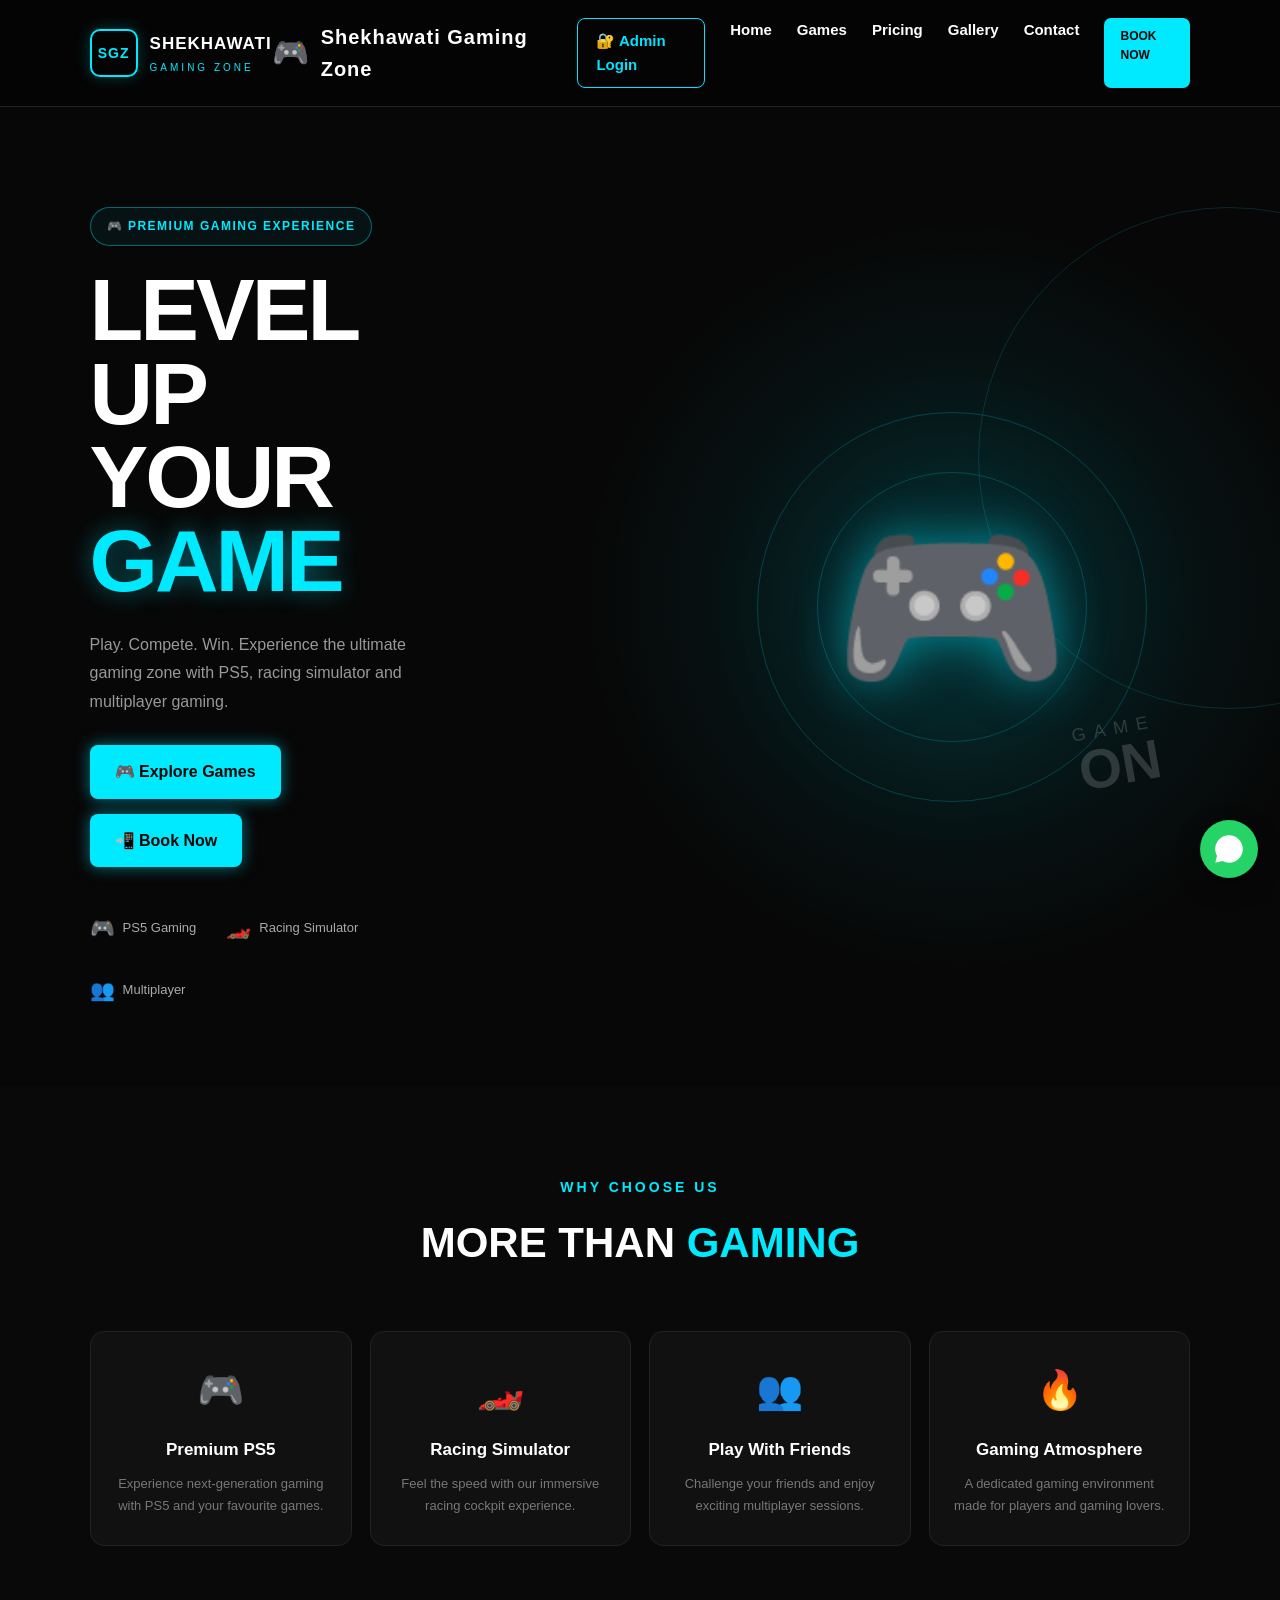
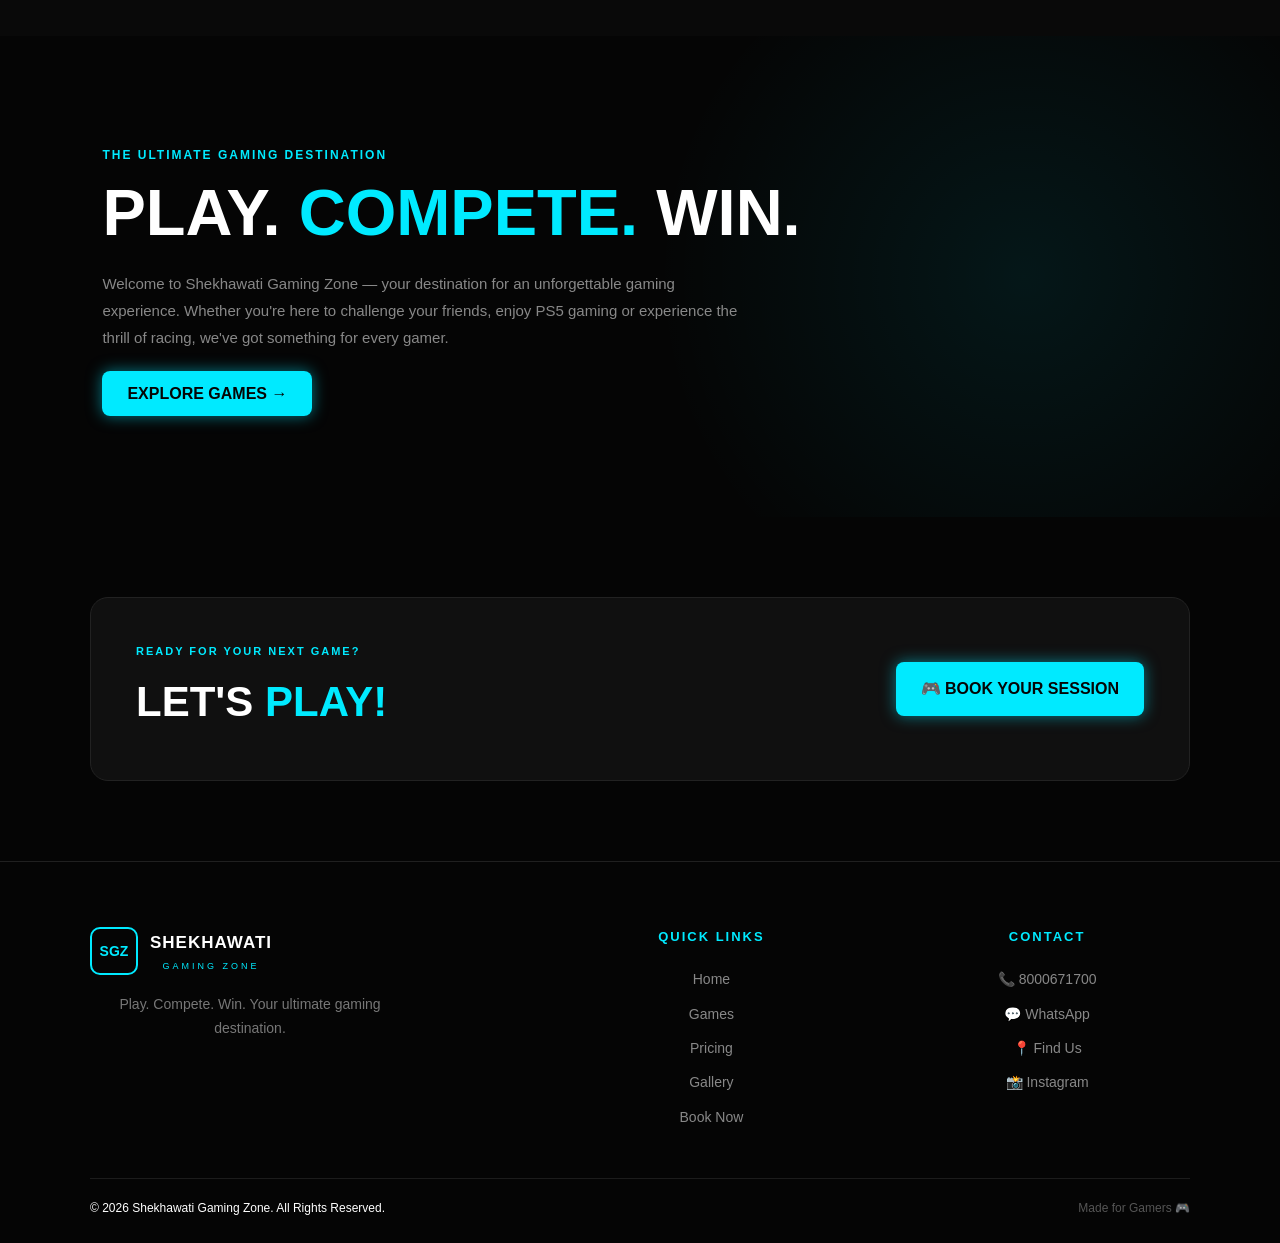
<file: index.html>
<!DOCTYPE html>
<html lang="en">

<head>
    <meta charset="UTF-8">
    <meta name="viewport" content="width=device-width, initial-scale=1.0">

    <meta name="google-site-verification" content="kCr7e0ONl4cjfM_DJZGQ7A-3Q1G6oMD0mopnDA6vKmg">
    <meta charset="UTF-8">
    <meta name="viewport" content="width=device-width, initial-scale=1.0">

   
    <title>Shekhawati Gaming Zone | PS5 Gaming & Racing Simulator</title>

<meta name="description"
      content="Shekhawati Gaming Zone — Enjoy PS5 gaming, racing simulator, multiplayer gaming and more. Book your gaming session today.">

    <link rel="stylesheet" href="style.css">

    <link rel="icon" href="favicon.svg" type="image/svg+xml">

    <meta property="og:title" content="Shekhawati Gaming Zone | PS5 Gaming & Racing">
<meta property="og:description" content="PS5 Gaming • Racing Simulator • Multiplayer Gaming • Book Your Session">
<meta property="og:image" content="social-preview.png">
<meta property="og:type" content="website">
</head>

<body>

    <!-- ================= HEADER ================= -->

    <header>

<div class="logo">

    <div class="logo-mark">
        SGZ
    </div>

    <div class="logo-text">
        <strong>SHEKHAWATI</strong>
        <span>GAMING ZONE</span>
    </div>

</div>
    <div class="logo">
            <span>🎮</span>
            <h1>Shekhawati Gaming Zone</h1>
        </div>

<button class="menu-toggle" aria-label="Open Menu">
    ☰
</button>

        <nav>
            <a href="/admin/login" class="admin-login-btn">
    🔐 Admin Login
</a>
           <a href="index.html">Home</a>
<a href="games.html">Games</a>
<a href="pricing.html">Pricing</a>
<a href="gallery.html">Gallery</a>
<a href="contact.html">Contact</a>

           <a href="contact.html" class="header-book-btn">
    BOOK NOW
</a>

        </nav>

    </header>


    <!-- ================= HERO ================= -->

<section id="home" class="hero">

    <div class="hero-content">

        <div class="hero-badge">
            🎮 PREMIUM GAMING EXPERIENCE
        </div>

        <h1>
            LEVEL UP<br>
            YOUR <span>GAME</span>
        </h1>

        <p>
            Play. Compete. Win.
            Experience the ultimate gaming zone
            with PS5, racing simulator and multiplayer gaming.
        </p>

        <div class="hero-buttons">

           <a href="games.html" class="hero-btn primary-btn">
                🎮 Explore Games
            </a>

           <a href="contact.html" class="hero-btn primary-btn">
                📲 Book Now
            </a>

        </div>

        <div class="hero-features">

            <div>
                <strong>🎮</strong>
                <span>PS5 Gaming</span>
            </div>

            <div>
                <strong>🏎️</strong>
                <span>Racing Simulator</span>
            </div>

            <div>
                <strong>👥</strong>
                <span>Multiplayer</span>
            </div>

        </div>

    </div>


    <div class="hero-visual">

        <div class="hero-glow"></div>

        <div class="hero-controller">
            🎮
        </div>

        <div class="hero-circle circle-one"></div>
        <div class="hero-circle circle-two"></div>

        <div class="hero-text">
            <span>GAME</span>
            <strong>ON</strong>
        </div>

    </div>

</section>

<!-- ================= WHY CHOOSE US ================= -->

<section class="why-us">

    <div class="section-title">

        <p>WHY CHOOSE US</p>

        <h2>
            MORE THAN <span>GAMING</span>
        </h2>

    </div>


    <div class="features-grid">

        <div class="feature-card">

            <div class="feature-icon">🎮</div>

            <h3>Premium PS5</h3>

            <p>
                Experience next-generation gaming with
                PS5 and your favourite games.
            </p>

        </div>


        <div class="feature-card">

            <div class="feature-icon">🏎️</div>

            <h3>Racing Simulator</h3>

            <p>
                Feel the speed with our immersive
                racing cockpit experience.
            </p>

        </div>


        <div class="feature-card">

            <div class="feature-icon">👥</div>

            <h3>Play With Friends</h3>

            <p>
                Challenge your friends and enjoy
                exciting multiplayer sessions.
            </p>

        </div>


        <div class="feature-card">

            <div class="feature-icon">🔥</div>

            <h3>Gaming Atmosphere</h3>

            <p>
                A dedicated gaming environment made
                for players and gaming lovers.
            </p>

        </div>

    </div>

</section>


<!-- ================= GAMING EXPERIENCE ================= -->

<section class="experience-section">

    <div class="experience-content">

        <p class="experience-label">
            THE ULTIMATE GAMING DESTINATION
        </p>

        <h2>
            PLAY. <span>COMPETE.</span> WIN.
        </h2>

        <p>
            Welcome to Shekhawati Gaming Zone — your destination
            for an unforgettable gaming experience. Whether you're
            here to challenge your friends, enjoy PS5 gaming or
            experience the thrill of racing, we've got something
            for every gamer.
        </p>

        <a href="games.html" class="hero-btn primary-btn">
            EXPLORE GAMES →
        </a>

    </div>

</section>


<!-- ================= BOOKING CTA ================= -->

<section class="home-cta">

    <div>

        <p>
            READY FOR YOUR NEXT GAME?
        </p>

        <h2>
            LET'S <span>PLAY!</span>
        </h2>

    </div>

    <a href="contact.html" class="hero-btn primary-btn">
        🎮 BOOK YOUR SESSION
    </a>

</section>

    <!-- ================= FOOTER ================= -->

   <footer class="site-footer">

    <div class="footer-container">

        <div class="footer-brand">

            <div class="footer-logo">
                <div class="footer-logo-mark">SGZ</div>

                <div>
                    <strong>SHEKHAWATI</strong>
                    <span>GAMING ZONE</span>
                </div>
            </div>

            <p>
                Play. Compete. Win.
                Your ultimate gaming destination.
            </p>

        </div>


        <div class="footer-links">

            <h3>QUICK LINKS</h3>

            <a href="#home">Home</a>
            <a href="#games">Games</a>
            <a href="#pricing">Pricing</a>
            <a href="#gallery">Gallery</a>
            <a href="#contact">Book Now</a>

        </div>


        <div class="footer-contact">

            <h3>CONTACT</h3>

            <a href="tel:+918000671700">
                📞 8000671700
            </a>

            <a
                href="https://wa.me/918000671700"
                target="_blank">
                💬 WhatsApp
            </a>

            <a
                href="https://maps.app.goo.gl/J3hjszuVJHAFsxMR6?g_st=ac"
                target="_blank">
                📍 Find Us
            </a>

            <a
                href="https://www.instagram.com/shekhawati__gamingps5_/"
                target="_blank">
                📸 Instagram
            </a>

        </div>

    </div>


    <div class="footer-bottom">

        <p>
            © 2026 Shekhawati Gaming Zone.
            All Rights Reserved.
        </p>

        <p>
            Made for Gamers 🎮
        </p>

    </div>

</footer>

<!-- Floating WhatsApp Button -->

<a
    href="https://wa.me/918000671700"
    class="whatsapp-float"
    target="_blank"
    rel="noopener"
    aria-label="Chat on WhatsApp">

    <svg
        viewBox="0 0 32 32"
        aria-hidden="true">

        <path
            d="M16 3C8.82 3 3 8.82 3 16c0 2.29.6 4.44 1.73 6.33L3.1 29l6.84-1.59A12.93 12.93 0 0 0 16 29c7.18 0 13-5.82 13-13S23.18 3 16 3z"
            fill="currentColor"/>

        <path
            d="M21.5 18.5c-.3-.15-1.76-.87-2.03-.97-.27-.1-.47-.15-.67.15-.2.3-.77.97-.95 1.17-.17.2-.35.22-.65.07-.3-.15-1.27-.47-2.42-1.5-.9-.8-1.5-1.78-1.67-2.08-.17-.3-.02-.46.13-.61.14-.14.3-.35.45-.52.15-.17.2-.3.3-.5.1-.2.05-.37-.02-.52-.07-.15-.67-1.61-.92-2.2-.24-.58-.49-.5-.67-.51h-.57c-.2 0-.52.07-.8.37-.27.3-1.04 1.02-1.04 2.49s1.07 2.89 1.22 3.09c.15.2 2.1 3.2 5.09 4.49.71.31 1.27.5 1.7.64.72.23 1.37.2 1.88.12.58-.09 1.76-.72 2.01-1.42.25-.7.25-1.3.17-1.42-.07-.12-.27-.2-.57-.35z"
            fill="#fff"/>

    </svg>

</a>

<script src="script.js"></script>

</body>

</html>
</file>
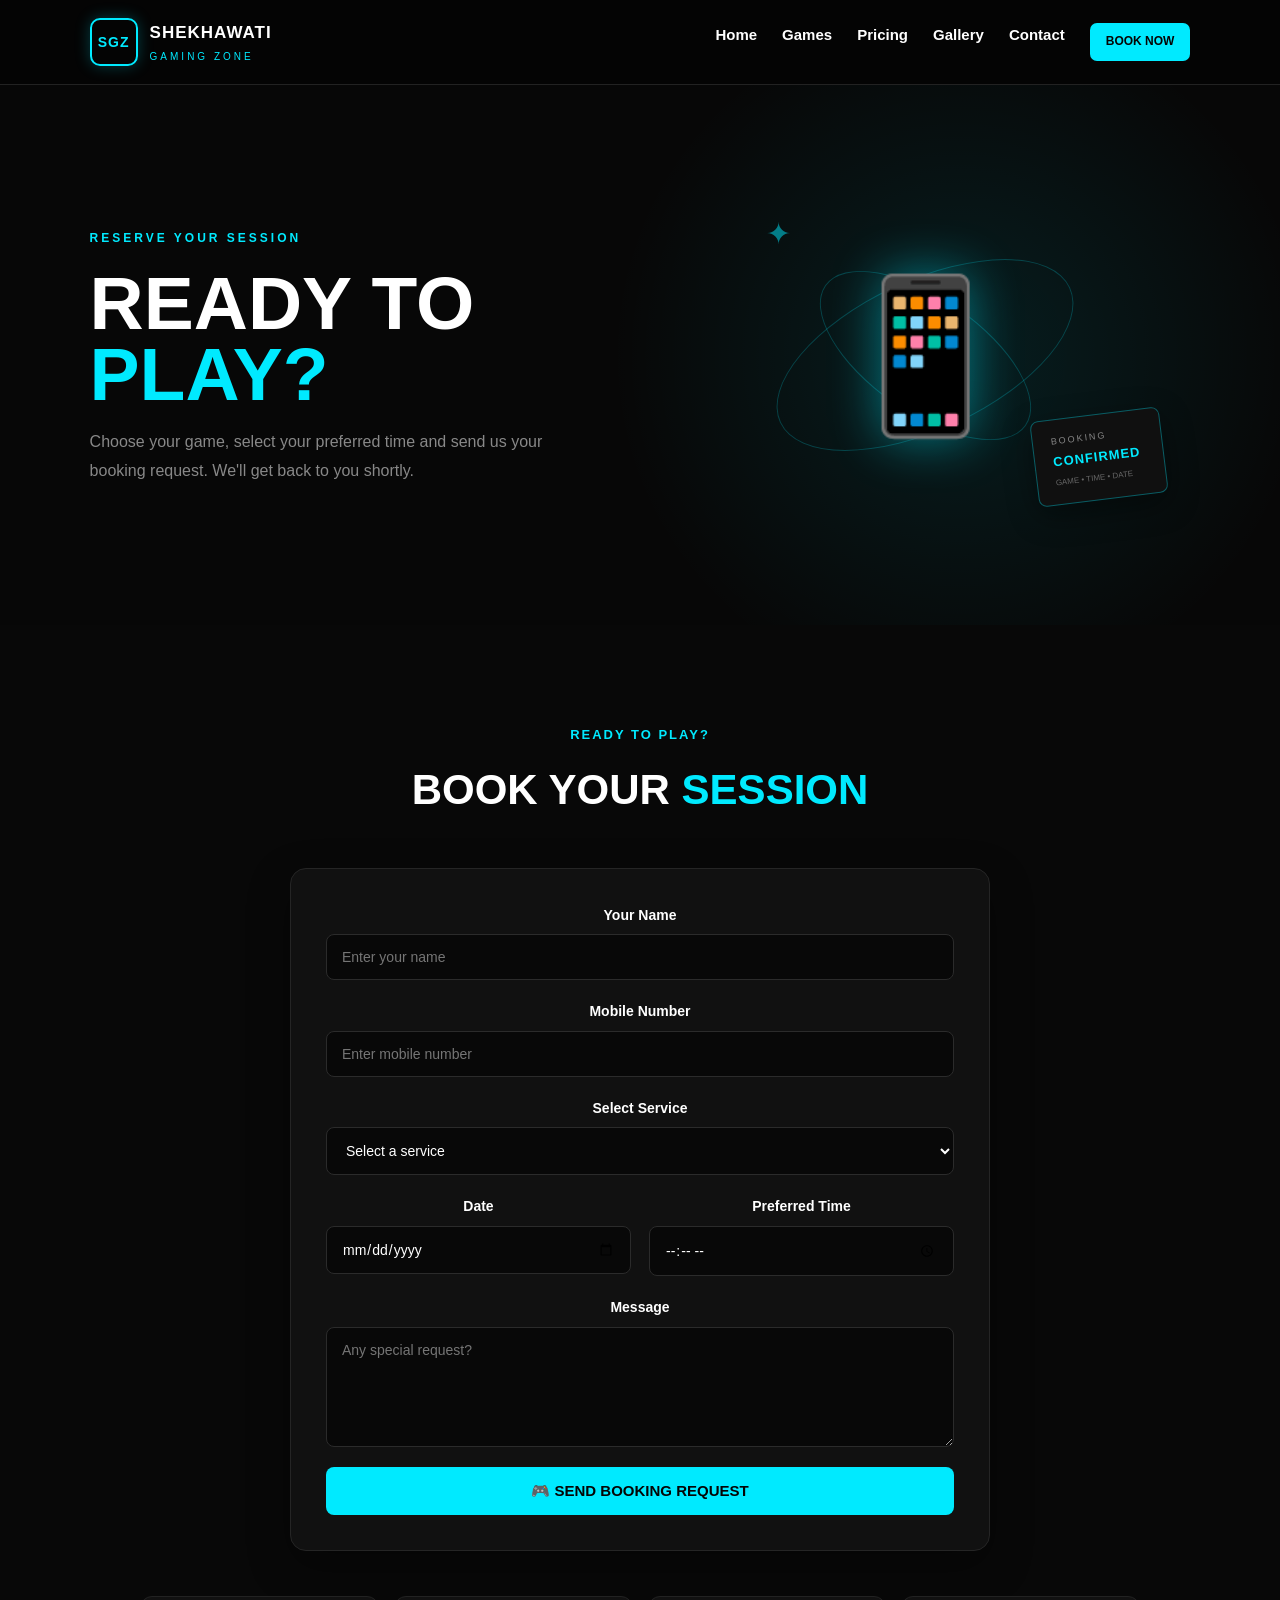
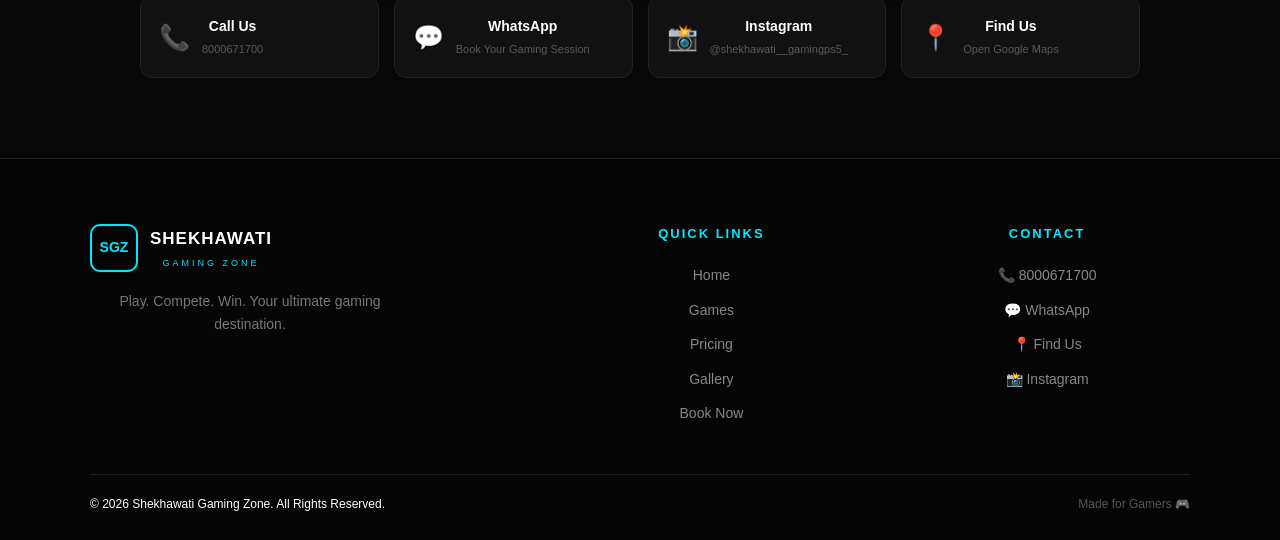
<file: contact.html>
<!DOCTYPE html>
<html lang="en">

<head>
    <meta charset="UTF-8">
    <meta name="viewport" content="width=device-width, initial-scale=1.0">

    <title>Book Your Gaming Session | Shekhawati Gaming Zone</title>

<meta name="description"
      content="Book your gaming session at Shekhawati Gaming Zone. Choose your service, date and time and send your booking request on WhatsApp.">

    <link rel="stylesheet" href="style.css">

    <meta property="og:title" content="Shekhawati Gaming Zone | PS5 Gaming & Racing">
<meta property="og:description" content="PS5 Gaming • Racing Simulator • Multiplayer Gaming • Book Your Session">
<meta property="og:image" content="social-preview.png">
<meta property="og:type" content="website">
</head>

<body>

    <!-- ================= HEADER ================= -->

    <header>

        <div class="logo">

            <div class="logo-mark">
                SGZ
            </div>

            <div class="logo-text">
                <strong>SHEKHAWATI</strong>
                <span>GAMING ZONE</span>
            </div>

        </div>

        <button class="menu-toggle" aria-label="Open Menu">
            ☰
        </button>

        <nav>
            <a href="index.html">Home</a>
            <a href="games.html">Games</a>
            <a href="pricing.html">Pricing</a>
            <a href="gallery.html">Gallery</a>
            <a href="contact.html">Contact</a>

            <a href="contact.html" class="header-book-btn">
                BOOK NOW
            </a>
        </nav>

    </header>

    <!-- ================= CONTACT 3D HERO ================= -->

<section class="page-3d-hero contact-3d">

    <div class="page-3d-content">

        <span>RESERVE YOUR SESSION</span>

        <h1>
            READY TO
            <strong>PLAY?</strong>
        </h1>

        <p>
            Choose your game, select your preferred time
            and send us your booking request. We'll get
            back to you shortly.
        </p>

    </div>


    <div class="contact-3d-visual">

        <div class="booking-ring ring-one"></div>
        <div class="booking-ring ring-two"></div>

        <div class="phone-3d">
            📱
        </div>

        <div class="booking-ticket">
            <span>BOOKING</span>
            <strong>CONFIRMED</strong>
            <small>GAME • TIME • DATE</small>
        </div>

        <div class="contact-spark spark-contact-one">
            ✦
        </div>

        <div class="contact-spark spark-contact-two">
            ✦
        </div>

    </div>

</section>


    <!-- ================= CONTACT / BOOKING ================= -->

    <main>

        <section id="contact">

            <div class="section-title">

                <p>READY TO PLAY?</p>

                <h2>
                    BOOK YOUR <span>SESSION</span>
                </h2>

            </div>


            <div class="booking-form">

                <form id="bookingForm">

                    <!-- NAME -->

                    <div class="form-group">

                        <label for="name">
                            Your Name
                        </label>

                        <input
                            type="text"
                            id="name"
                            name="name"
                            placeholder="Enter your name"
                            required>

                    </div>


                    <!-- MOBILE -->

                    <div class="form-group">

                        <label for="mobile">
                            Mobile Number
                        </label>

                        <input
                            type="tel"
                            id="mobile"
                            name="mobile"
                            placeholder="Enter mobile number"
                            required>

                    </div>


                    <!-- SERVICE -->

                    <div class="form-group">

                        <label for="service">
                            Select Service
                        </label>

                        <select id="service" name="service" required>

                            <option value="">
                                Select a service
                            </option>

                            <option value="PS5 Gaming">
                                🎮 PS5 Gaming
                            </option>

                            <option value="Racing Cockpit">
                                🏎️ Racing Cockpit
                            </option>

                            <option value="Multiplayer Gaming">
                                👥 Multiplayer Gaming
                            </option>

                            <option value="Couples Gaming">
                                ❤️ Couples Gaming
                            </option>

                            <option value="Kids Gaming">
                                🕹️ Kids Gaming
                            </option>

                        </select>

                    </div>


                    <!-- DATE + TIME -->

                    <div class="form-row">

                        <div class="form-group">

                            <label for="date">
                                Date
                            </label>

                            <input
                                type="date"
                                id="date"
                                name="date"
                                required>

                        </div>


                        <div class="form-group">

                            <label for="time">
                                Preferred Time
                            </label>

                            <input
                                type="time"
                                id="time"
                                name="time"
                                required>

                        </div>

                    </div>


                    <!-- MESSAGE -->

                    <div class="form-group">

                        <label for="message">
                            Message
                        </label>

                        <textarea
                            id="message"
                            name="message"
                            rows="5"
                            placeholder="Any special request?"></textarea>

                    </div>


                    <!-- BOOKING BUTTON -->

                    <button
                        type="submit"
                        class="submit-btn">

                        🎮 SEND BOOKING REQUEST

                    </button>

                </form>

            </div>


            <!-- ================= CONTACT LINKS ================= -->

            <div class="contact-links">

                <a
                    href="tel:+918000671700"
                    class="contact-card">

                    <span>📞</span>

                    <div>
                        <h3>Call Us</h3>
                        <p>8000671700</p>
                    </div>

                </a>


                <a
                    href="https://wa.me/918000671700"
                    target="_blank"
                    class="contact-card">

                    <span>💬</span>

                    <div>
                        <h3>WhatsApp</h3>
                        <p>Book Your Gaming Session</p>
                    </div>

                </a>


                <a
                    href="https://www.instagram.com/shekhawati__gamingps5_/"
                    target="_blank"
                    class="contact-card">

                    <span>📸</span>

                    <div>
                        <h3>Instagram</h3>
                        <p>@shekhawati__gamingps5_</p>
                    </div>

                </a>


                <a
                    href="https://maps.app.goo.gl/J3hjszuVJHAFsxMR6?g_st=ac"
                    target="_blank"
                    class="contact-card">

                    <span>📍</span>

                    <div>
                        <h3>Find Us</h3>
                        <p>Open Google Maps</p>
                    </div>

                </a>

            </div>

        </section>

    </main>


    <!-- ================= FOOTER ================= -->

    <footer class="site-footer">

        <div class="footer-container">


            <div class="footer-brand">

                <div class="footer-logo">

                    <div class="footer-logo-mark">
                        SGZ
                    </div>

                    <div>
                        <strong>SHEKHAWATI</strong>
                        <span>GAMING ZONE</span>
                    </div>

                </div>

                <p>
                    Play. Compete. Win.
                    Your ultimate gaming destination.
                </p>

            </div>


            <div class="footer-links">

                <h3>QUICK LINKS</h3>

                <a href="index.html">Home</a>
                <a href="games.html">Games</a>
                <a href="pricing.html">Pricing</a>
                <a href="gallery.html">Gallery</a>
                <a href="contact.html">Book Now</a>

            </div>


            <div class="footer-contact">

                <h3>CONTACT</h3>

                <a href="tel:+918000671700">
                    📞 8000671700
                </a>

                <a
                    href="https://wa.me/918000671700"
                    target="_blank">
                    💬 WhatsApp
                </a>

                <a
                    href="https://maps.app.goo.gl/J3hjszuVJHAFsxMR6?g_st=ac"
                    target="_blank">
                    📍 Find Us
                </a>

                <a
                    href="https://www.instagram.com/shekhawati__gamingps5_/"
                    target="_blank">
                    📸 Instagram
                </a>

            </div>

        </div>


        <div class="footer-bottom">

            <p>
                © 2026 Shekhawati Gaming Zone.
                All Rights Reserved.
            </p>

            <p>
                Made for Gamers 🎮
            </p>

        </div>

    </footer>


    <!-- JAVASCRIPT -->

    <script src="script.js"></script>

</body>

</html>
</file>
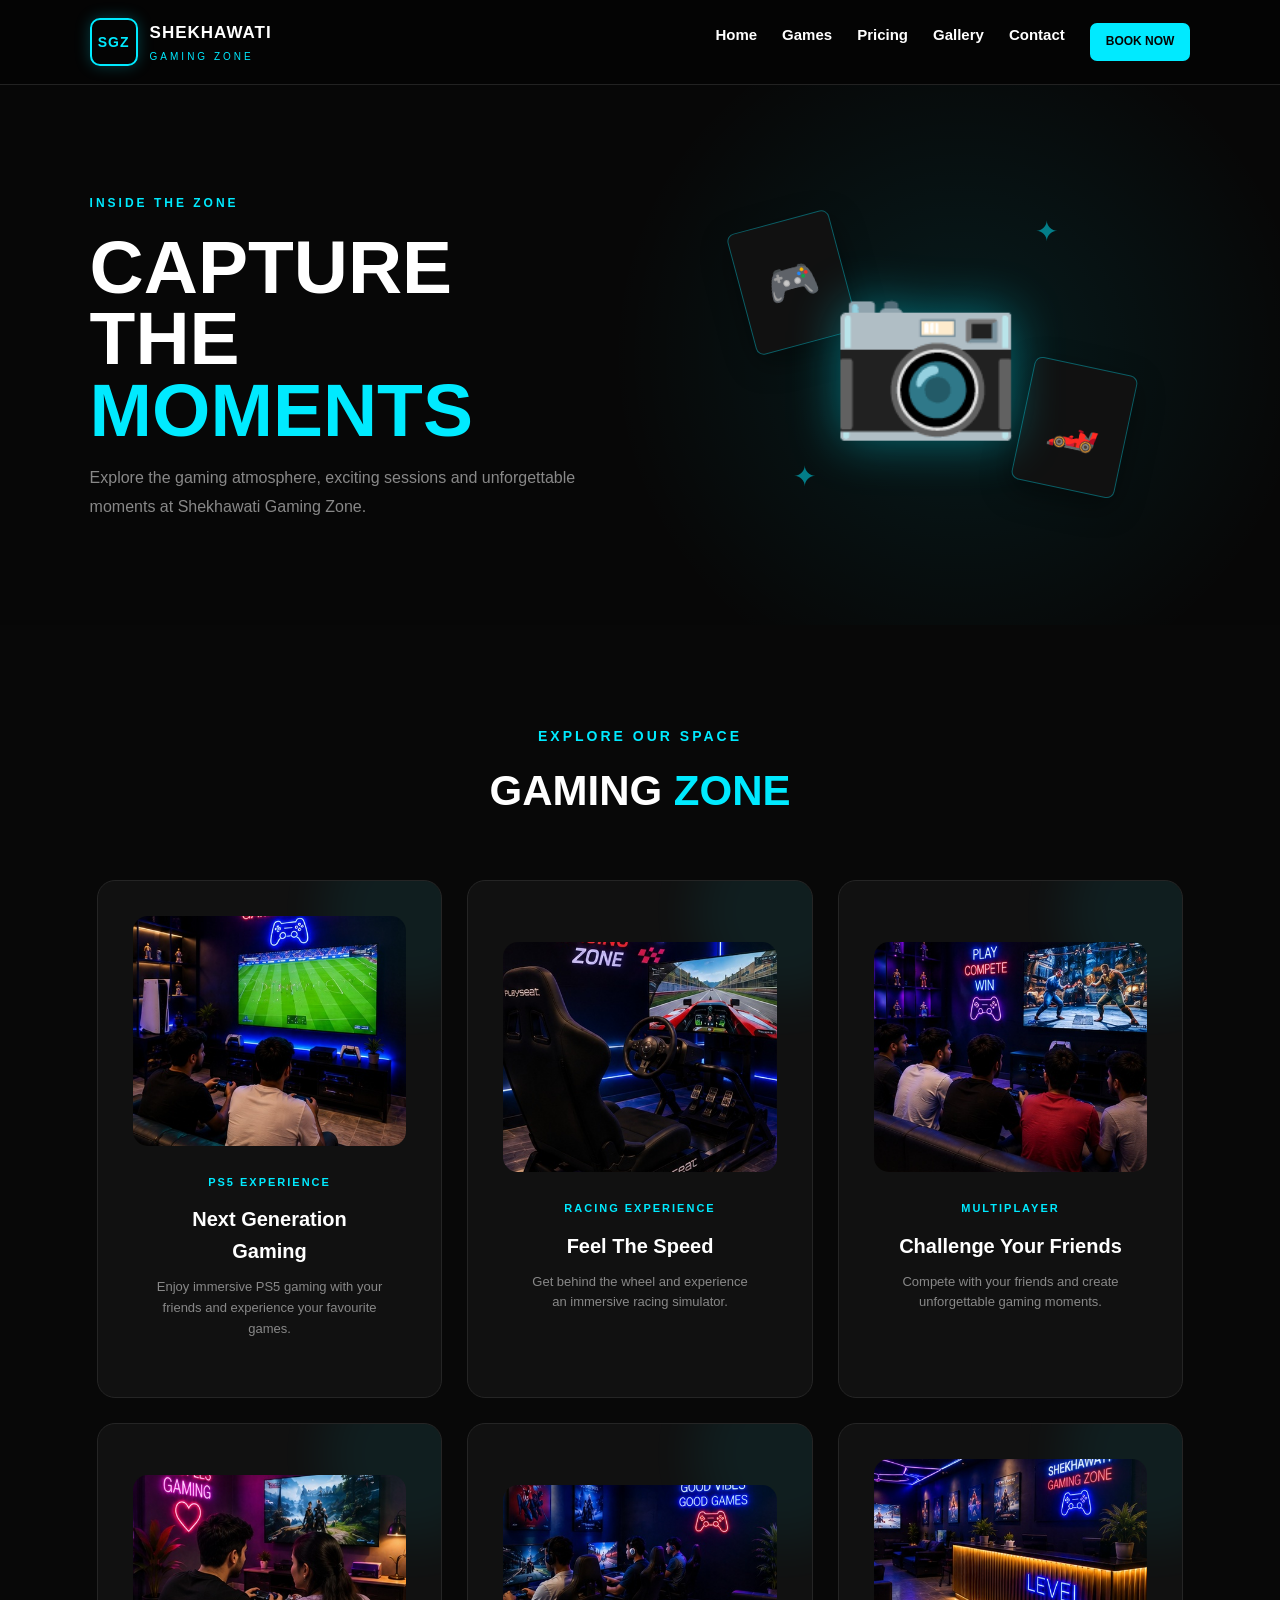
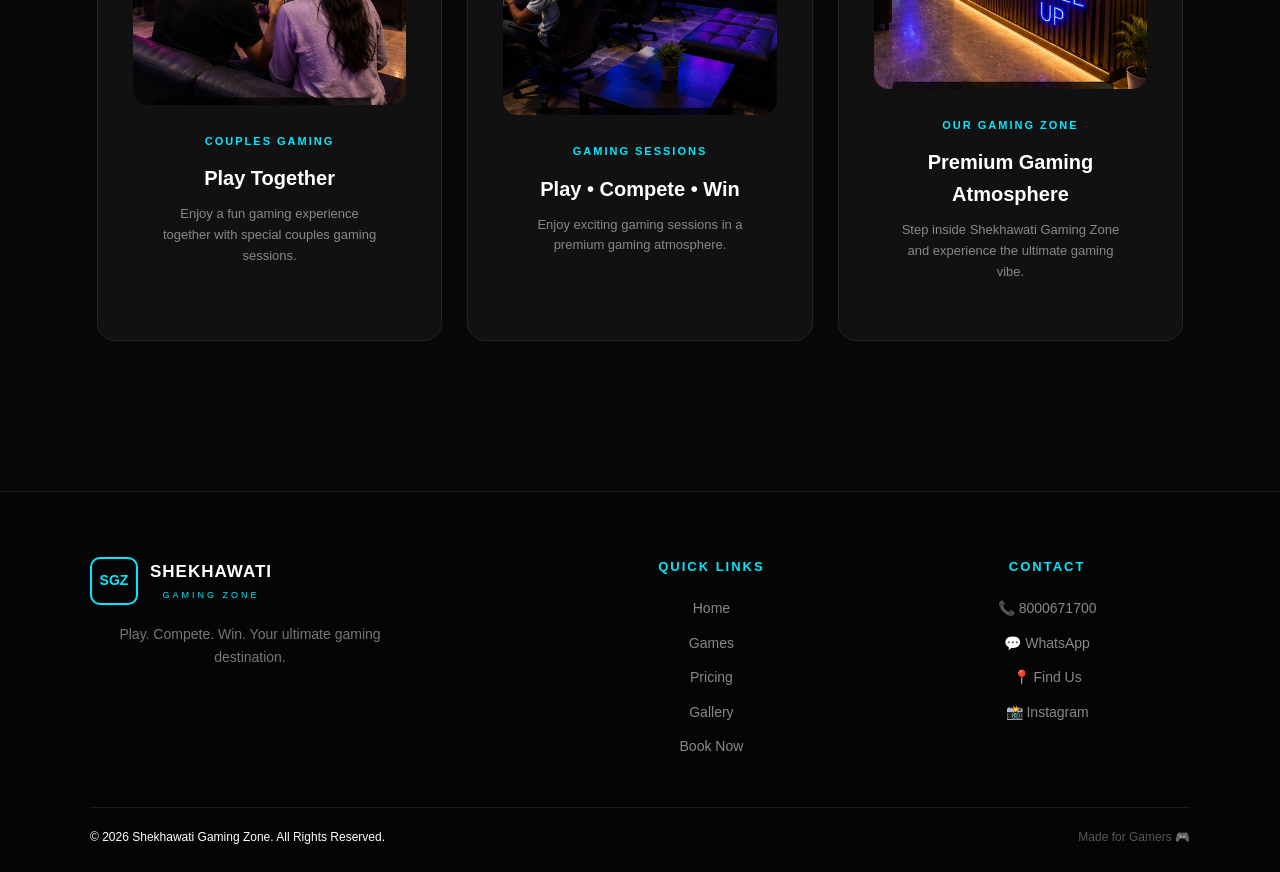
<file: gallery.html>
<!DOCTYPE html>
<html lang="en">

<head>

    <meta charset="UTF-8">
    <meta name="viewport" content="width=device-width, initial-scale=1.0">

    <title>Gallery | Shekhawati Gaming Zone</title>

    <meta name="description"
        content="Explore Shekhawati Gaming Zone through our gaming gallery featuring PS5 gaming, racing simulator, multiplayer and couples gaming.">

    <link rel="stylesheet" href="style.css">

    <link rel="icon"
        href="favicon.svg"
        type="image/svg+xml">

    <!-- SOCIAL PREVIEW -->

    <meta property="og:title"
        content="Shekhawati Gaming Zone | Gaming Gallery">

    <meta property="og:description"
        content="Explore PS5 Gaming, Racing Simulator, Multiplayer Gaming and the Shekhawati Gaming Zone experience.">

    <meta property="og:image"
        content="social-preview.png">

    <meta property="og:type"
        content="website">

</head>


<body>


    <!-- ================= HEADER ================= -->

    <header>

        <div class="logo">

            <div class="logo-mark">
                SGZ
            </div>

            <div class="logo-text">

                <strong>
                    SHEKHAWATI
                </strong>

                <span>
                    GAMING ZONE
                </span>

            </div>

        </div>


        <button class="menu-toggle"
                aria-label="Open Menu">

            ☰

        </button>


        <nav>

            <a href="index.html">
                Home
            </a>

            <a href="games.html">
                Games
            </a>

            <a href="pricing.html">
                Pricing
            </a>

            <a href="gallery.html">
                Gallery
            </a>

            <a href="contact.html">
                Contact
            </a>

            <a href="contact.html"
               class="header-book-btn">

                BOOK NOW

            </a>

        </nav>

    </header>



    <!-- ================= GALLERY 3D HERO ================= -->

    <section class="page-3d-hero gallery-3d">


        <div class="page-3d-content">

            <span>
                INSIDE THE ZONE
            </span>


            <h1>

                CAPTURE THE

                <strong>
                    MOMENTS
                </strong>

            </h1>


            <p>

                Explore the gaming atmosphere,
                exciting sessions and unforgettable
                moments at Shekhawati Gaming Zone.

            </p>

        </div>



        <div class="gallery-3d-visual">


            <div class="photo-frame frame-one">

                🎮

            </div>


            <div class="photo-frame frame-two">

                🏎️

            </div>


            <div class="camera-3d">

                📷

            </div>


            <div class="gallery-spark spark-one">

                ✦

            </div>


            <div class="gallery-spark spark-two">

                ✦

            </div>


        </div>


    </section>



    <!-- ================= GALLERY ================= -->

    <main>


        <section id="gallery">


            <div class="section-title">

                <p>
                    EXPLORE OUR SPACE
                </p>

                <h2>

                    GAMING

                    <span>
                        ZONE
                    </span>

                </h2>

            </div>



            <!-- ================= PHOTO GRID ================= -->

            <div class="gallery-container">


                <!-- PHOTO 1 -->

                <div class="gallery-card">

                    <img
                        src="gallery1_ps5_gaming.jpg.jpeg"
                        alt="PS5 Gaming Experience">

                    <div class="gallery-card-content">

                        <span>
                            PS5 EXPERIENCE
                        </span>

                        <h3>
                            Next Generation Gaming
                        </h3>

                        <p>
                            Enjoy immersive PS5 gaming
                            with your friends and experience
                            your favourite games.
                        </p>

                    </div>

                </div>



                <!-- PHOTO 2 -->

                <div class="gallery-card">

                    <img
                        src="gallery2_racing_cockpit.jpg.jpeg"
                        alt="Racing Cockpit">

                    <div class="gallery-card-content">

                        <span>
                            RACING EXPERIENCE
                        </span>

                        <h3>
                            Feel The Speed
                        </h3>

                        <p>
                            Get behind the wheel and experience
                            an immersive racing simulator.
                        </p>

                    </div>

                </div>



                <!-- PHOTO 3 -->

                <div class="gallery-card">

                    <img
                        src="gallery3_multiplayer_gaming.jpg.jpeg"
                        alt="Multiplayer Gaming">

                    <div class="gallery-card-content">

                        <span>
                            MULTIPLAYER
                        </span>

                        <h3>
                            Challenge Your Friends
                        </h3>

                        <p>
                            Compete with your friends and create
                            unforgettable gaming moments.
                        </p>

                    </div>

                </div>



                <!-- PHOTO 4 -->

                <div class="gallery-card">

                    <img
                        src="gallery4_couples_gaming.jpg.jpeg"
                        alt="Couples Gaming">

                    <div class="gallery-card-content">

                        <span>
                            COUPLES GAMING
                        </span>

                        <h3>
                            Play Together
                        </h3>

                        <p>
                            Enjoy a fun gaming experience together
                            with special couples gaming sessions.
                        </p>

                    </div>

                </div>



                <!-- PHOTO 5 -->

                <div class="gallery-card">

                    <img
                        src="gallery5_gaming_sessions.jpg.jpeg"
                        alt="Gaming Sessions">

                    <div class="gallery-card-content">

                        <span>
                            GAMING SESSIONS
                        </span>

                        <h3>
                            Play • Compete • Win
                        </h3>

                        <p>
                            Enjoy exciting gaming sessions
                            in a premium gaming atmosphere.
                        </p>

                    </div>

                </div>



                <!-- PHOTO 6 -->

                <div class="gallery-card">

                    <img
                        src="gallery6_gaming_zone_interior.jpg.jpeg"
                        alt="Shekhawati Gaming Zone Interior">

                    <div class="gallery-card-content">

                        <span>
                            OUR GAMING ZONE
                        </span>

                        <h3>
                            Premium Gaming Atmosphere
                        </h3>

                        <p>
                            Step inside Shekhawati Gaming Zone
                            and experience the ultimate gaming vibe.
                        </p>

                    </div>

                </div>


            </div>


        </section>


    </main>



    <!-- ================= FOOTER ================= -->

    <footer class="site-footer">


        <div class="footer-container">


            <!-- BRAND -->

            <div class="footer-brand">


                <div class="footer-logo">


                    <div class="footer-logo-mark">
                        SGZ
                    </div>


                    <div>

                        <strong>
                            SHEKHAWATI
                        </strong>

                        <span>
                            GAMING ZONE
                        </span>

                    </div>


                </div>


                <p>

                    Play. Compete. Win.

                    Your ultimate gaming destination.

                </p>


            </div>



            <!-- QUICK LINKS -->

            <div class="footer-links">


                <h3>
                    QUICK LINKS
                </h3>


                <a href="index.html">
                    Home
                </a>


                <a href="games.html">
                    Games
                </a>


                <a href="pricing.html">
                    Pricing
                </a>


                <a href="gallery.html">
                    Gallery
                </a>


                <a href="contact.html">
                    Book Now
                </a>


            </div>



            <!-- CONTACT -->

            <div class="footer-contact">


                <h3>
                    CONTACT
                </h3>


                <a href="tel:+918000671700">

                    📞 8000671700

                </a>


                <a href="https://wa.me/918000671700"
                   target="_blank"
                   rel="noopener">

                    💬 WhatsApp

                </a>


                <a href="https://maps.app.goo.gl/J3hjszuVJHAFsxMR6?g_st=ac"
                   target="_blank"
                   rel="noopener">

                    📍 Find Us

                </a>


                <a href="https://www.instagram.com/shekhawati__gamingps5_/"
                   target="_blank"
                   rel="noopener">

                    📸 Instagram

                </a>


            </div>


        </div>



        <!-- FOOTER BOTTOM -->

        <div class="footer-bottom">


            <p>

                © 2026 Shekhawati Gaming Zone.
                All Rights Reserved.

            </p>


            <p>

                Made for Gamers 🎮

            </p>


        </div>


    </footer>



    <!-- JAVASCRIPT -->

    <script src="script.js"></script>


</body>

</html>
</file>
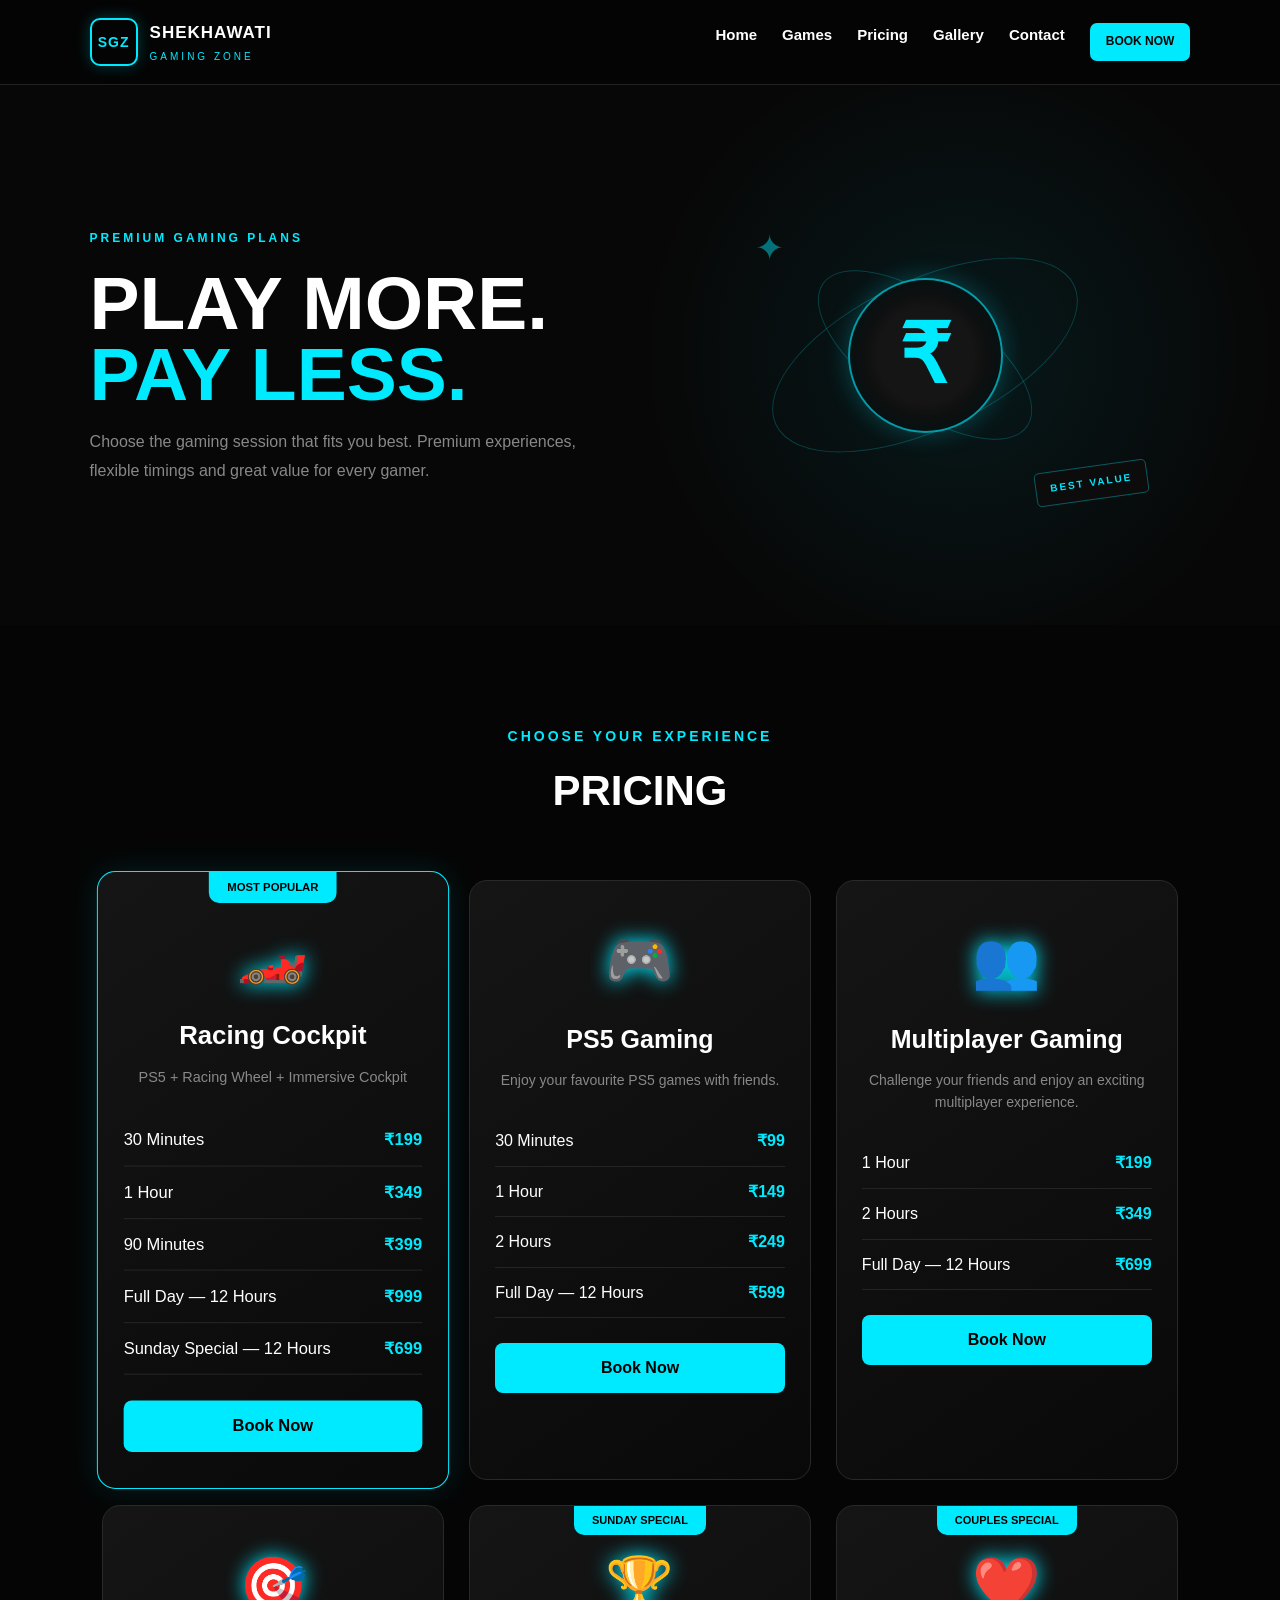
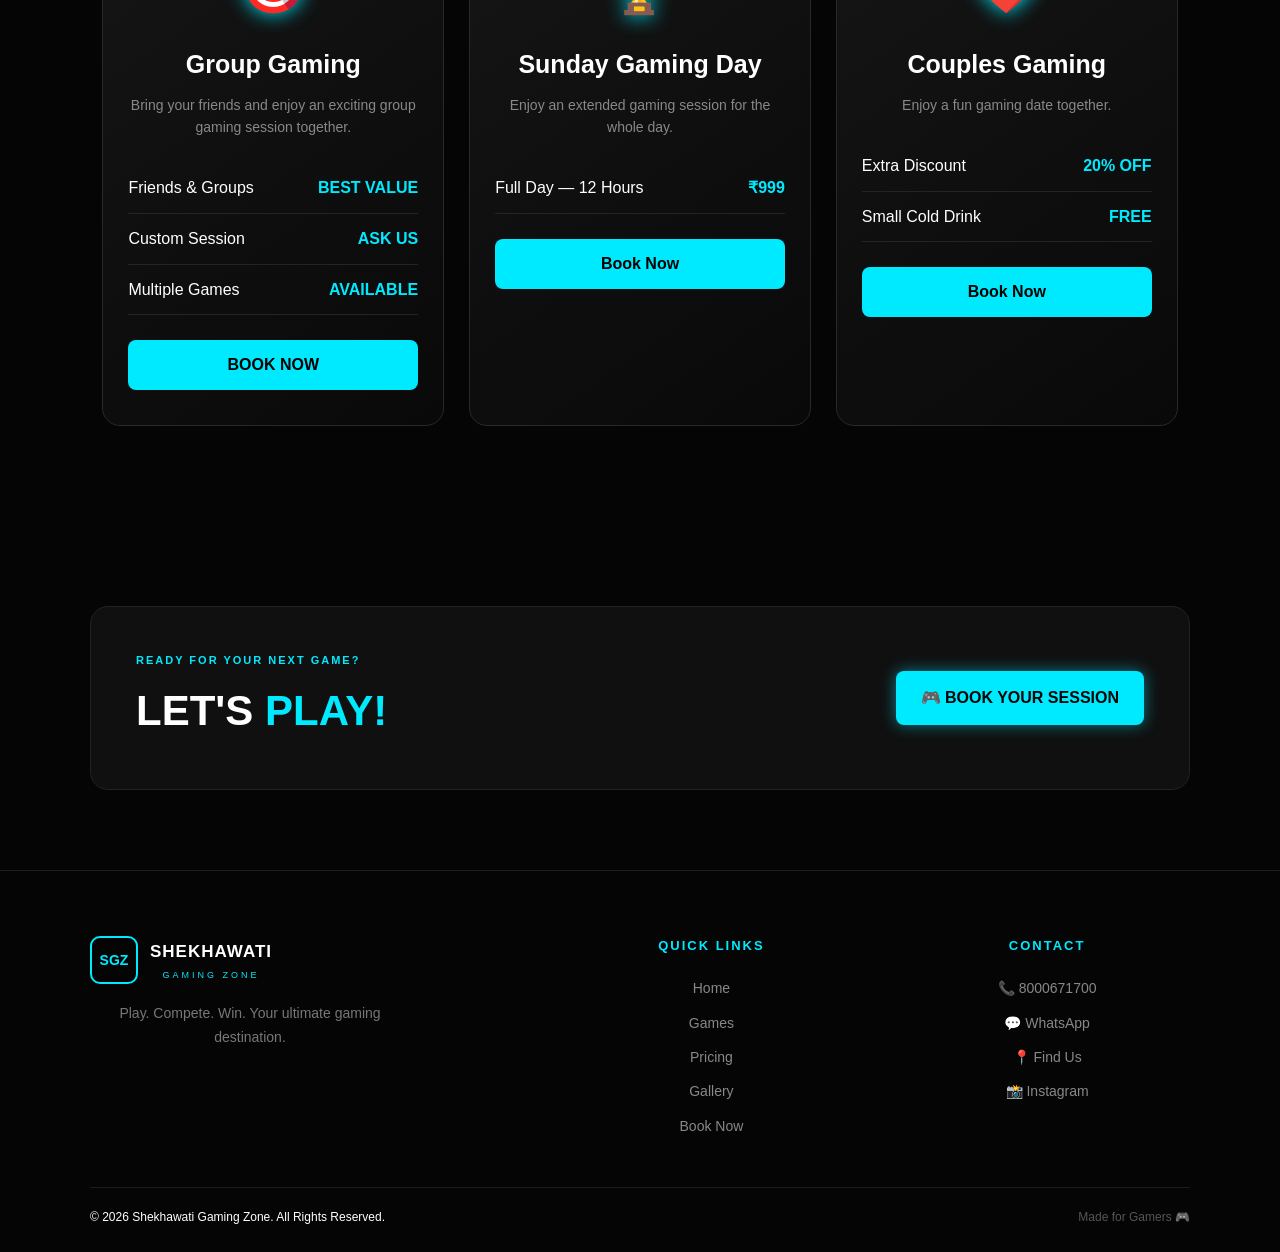
<file: pricing.html>
<!DOCTYPE html>
<html lang="en">

<head>

    <meta charset="UTF-8">
    <meta name="viewport" content="width=device-width, initial-scale=1.0">

    <title>Gaming Prices & Packages | Shekhawati Gaming Zone</title>

    <meta name="description"
        content="Check gaming session prices and packages at Shekhawati Gaming Zone. Choose the perfect gaming session for you and your friends.">

    <link rel="stylesheet" href="style.css">
    <link rel="icon" href="favicon.svg" type="image/svg+xml">

    <meta property="og:title"
        content="Shekhawati Gaming Zone | PS5 Gaming & Racing">

    <meta property="og:description"
        content="PS5 Gaming • Racing Simulator • Multiplayer Gaming • Book Your Session">

    <meta property="og:image" content="social-preview.png">

    <meta property="og:type" content="website">

</head>


<body>


    <!-- ================= HEADER ================= -->

    <header>

        <div class="logo">

            <div class="logo-mark">
                SGZ
            </div>

            <div class="logo-text">

                <strong>SHEKHAWATI</strong>

                <span>GAMING ZONE</span>

            </div>

        </div>


        <button class="menu-toggle" aria-label="Open Menu">
            ☰
        </button>


        <nav>

            <a href="index.html">Home</a>

            <a href="games.html">Games</a>

            <a href="pricing.html">Pricing</a>

            <a href="gallery.html">Gallery</a>

            <a href="contact.html">Contact</a>

            <a href="contact.html" class="header-book-btn">
                BOOK NOW
            </a>

        </nav>

    </header>



    <!-- ================= PRICING 3D HERO ================= -->

    <section class="page-3d-hero pricing-3d">

        <div class="page-3d-content">

            <span>
                PREMIUM GAMING PLANS
            </span>

            <h1>

                PLAY MORE.

                <strong>
                    PAY LESS.
                </strong>

            </h1>

            <p>
                Choose the gaming session that fits you best.
                Premium experiences, flexible timings and
                great value for every gamer.
            </p>

        </div>


        <div class="pricing-3d-visual">

            <div class="price-orbit orbit-price-one"></div>

            <div class="price-orbit orbit-price-two"></div>

            <div class="price-coin">
                ₹
            </div>

            <div class="price-tag">
                BEST VALUE
            </div>

            <div class="price-stars">
                ✦
            </div>

        </div>

    </section>



    <!-- ================= PRICING ================= -->

    <main>

        <section id="pricing">

            <div class="section-title">

                <p>
                    CHOOSE YOUR EXPERIENCE
                </p>

                <h2>
                    PRICING
                </h2>

            </div>


            <div class="pricing-container">


                <!-- ================= RACING ================= -->

                <div class="price-card featured">

                    <div class="popular">
                        MOST POPULAR
                    </div>

                    <div class="price-icon">
                        🏎️
                    </div>

                    <h3>
                        Racing Cockpit
                    </h3>

                    <p class="price-description">
                        PS5 + Racing Wheel + Immersive Cockpit
                    </p>

                    <div class="price-list">

                        <p>
                            <span>30 Minutes</span>
                            <strong>₹199</strong>
                        </p>

                        <p>
                            <span>1 Hour</span>
                            <strong>₹349</strong>
                        </p>

                        <p>
                            <span>90 Minutes</span>
                            <strong>₹399</strong>
                        </p>

                        <p>
                            <span>Full Day — 12 Hours</span>
                            <strong>₹999</strong>
                        </p>

                        <p>
                            <span>Sunday Special — 12 Hours</span>
                            <strong>₹699</strong>
                        </p>

                    </div>

                    <a href="contact.html" class="price-btn">
                        Book Now
                    </a>

                </div>



                <!-- ================= PS5 ================= -->

                <div class="price-card">

                    <div class="price-icon">
                        🎮
                    </div>

                    <h3>
                        PS5 Gaming
                    </h3>

                    <p class="price-description">
                        Enjoy your favourite PS5 games with friends.
                    </p>

                    <div class="price-list">

                        <p>
                            <span>30 Minutes</span>
                            <strong>₹99</strong>
                        </p>

                        <p>
                            <span>1 Hour</span>
                            <strong>₹149</strong>
                        </p>

                        <p>
                            <span>2 Hours</span>
                            <strong>₹249</strong>
                        </p>

                        <p>
                            <span>Full Day — 12 Hours</span>
                            <strong>₹599</strong>
                        </p>

                    </div>

                    <a href="contact.html" class="price-btn">
                        Book Now
                    </a>

                </div>



                <!-- ================= MULTIPLAYER ================= -->

                <div class="price-card">

                    <div class="price-icon">
                        👥
                    </div>

                    <h3>
                        Multiplayer Gaming
                    </h3>

                    <p class="price-description">
                        Challenge your friends and enjoy an exciting
                        multiplayer experience.
                    </p>

                    <div class="price-list">

                        <p>
                            <span>1 Hour</span>
                            <strong>₹199</strong>
                        </p>

                        <p>
                            <span>2 Hours</span>
                            <strong>₹349</strong>
                        </p>

                        <p>
                            <span>Full Day — 12 Hours</span>
                            <strong>₹699</strong>
                        </p>

                    </div>

                    <a href="contact.html" class="price-btn">
                        Book Now
                    </a>

                </div>


                <!-- ================= GROUP GAMING ================= -->

<div class="price-card">

    <div class="price-icon">
        🎯
    </div>

    <h3>
        Group Gaming
    </h3>

    <p class="price-description">
        Bring your friends and enjoy an exciting
        group gaming session together.
    </p>

    <div class="price-list">

        <p>
            <span>Friends & Groups</span>
            <strong>BEST VALUE</strong>
        </p>

        <p>
            <span>Custom Session</span>
            <strong>ASK US</strong>
        </p>

        <p>
            <span>Multiple Games</span>
            <strong>AVAILABLE</strong>
        </p>

    </div>

    <a href="contact.html" class="price-btn">
        BOOK NOW
    </a>

</div>



                <!-- ================= SUNDAY SPECIAL ================= -->

                <div class="price-card special-card">

                    <div class="popular">
                        SUNDAY SPECIAL
                    </div>

                    <div class="price-icon">
                        🏆
                    </div>

                    <h3>
                        Sunday Gaming Day
                    </h3>

                    <p class="price-description">
                        Enjoy an extended gaming session for the whole day.
                    </p>

                    <div class="price-list">

                        <p>
                            <span>Full Day — 12 Hours</span>
                            <strong>₹999</strong>
                        </p>

                    </div>

                    <a href="contact.html" class="price-btn">
                        Book Now
                    </a>

                </div>



                <!-- ================= COUPLES ================= -->

                <div class="price-card couple-card">

                    <div class="popular">
                        COUPLES SPECIAL
                    </div>

                    <div class="price-icon">
                        ❤️
                    </div>

                    <h3>
                        Couples Gaming
                    </h3>

                    <p class="price-description">
                        Enjoy a fun gaming date together.
                    </p>

                    <div class="price-list">

                        <p>
                            <span>Extra Discount</span>
                            <strong>20% OFF</strong>
                        </p>

                        <p>
                            <span>Small Cold Drink</span>
                            <strong>FREE</strong>
                        </p>

                    </div>

                    <a href="contact.html" class="price-btn">
                        Book Now
                    </a>

                </div>


            </div>

        </section>



        <!-- ================= BOOKING CTA ================= -->

        <section class="home-cta">

            <div>

                <p>
                    READY FOR YOUR NEXT GAME?
                </p>

                <h2>
                    LET'S
                    <span>PLAY!</span>
                </h2>

            </div>

            <a href="contact.html" class="hero-btn primary-btn">
                🎮 BOOK YOUR SESSION
            </a>

        </section>

    </main>



    <!-- ================= FOOTER ================= -->

    <footer class="site-footer">

        <div class="footer-container">


            <!-- BRAND -->

            <div class="footer-brand">

                <div class="footer-logo">

                    <div class="footer-logo-mark">
                        SGZ
                    </div>

                    <div>

                        <strong>
                            SHEKHAWATI
                        </strong>

                        <span>
                            GAMING ZONE
                        </span>

                    </div>

                </div>

                <p>
                    Play. Compete. Win.
                    Your ultimate gaming destination.
                </p>

            </div>



            <!-- QUICK LINKS -->

            <div class="footer-links">

                <h3>
                    QUICK LINKS
                </h3>

                <a href="index.html">
                    Home
                </a>

                <a href="games.html">
                    Games
                </a>

                <a href="pricing.html">
                    Pricing
                </a>

                <a href="gallery.html">
                    Gallery
                </a>

                <a href="contact.html">
                    Book Now
                </a>

            </div>



            <!-- CONTACT -->

            <div class="footer-contact">

                <h3>
                    CONTACT
                </h3>

                <a href="tel:+918000671700">
                    📞 8000671700
                </a>

                <a href="https://wa.me/918000671700"
                    target="_blank"
                    rel="noopener">
                    💬 WhatsApp
                </a>

                <a href="https://maps.app.goo.gl/J3hjszuVJHAFsxMR6?g_st=ac"
                    target="_blank"
                    rel="noopener">
                    📍 Find Us
                </a>

                <a href="https://www.instagram.com/shekhawati__gamingps5_/"
                    target="_blank"
                    rel="noopener">
                    📸 Instagram
                </a>

            </div>


        </div>



        <!-- FOOTER BOTTOM -->

        <div class="footer-bottom">

            <p>
                © 2026 Shekhawati Gaming Zone.
                All Rights Reserved.
            </p>

            <p>
                Made for Gamers 🎮
            </p>

        </div>

    </footer>



    <script src="script.js"></script>

</body>

</html>
</file>
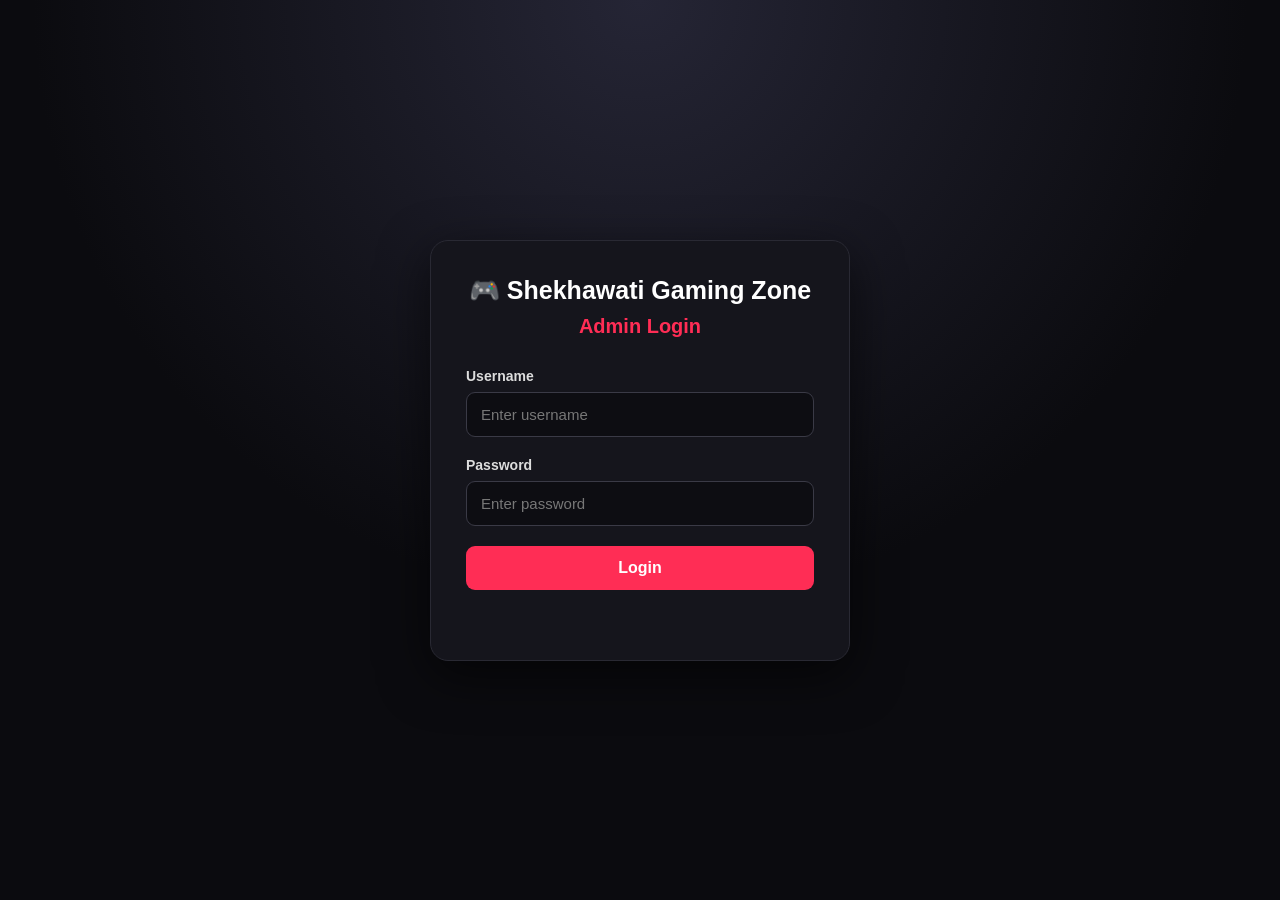
<file: admin/login.html>
<!DOCTYPE html>
<html lang="en">

<head>

    <meta charset="UTF-8">

    <meta
        name="viewport"
        content="width=device-width, initial-scale=1.0">

    <title>
        Admin Login - Shekhawati Gaming Zone
    </title>


    <!-- Login CSS -->

    <link
        rel="stylesheet"
        href="/admin/login.css">

</head>


<body>


    <!-- =========================
         LOGIN CONTAINER
    ========================== -->

    <div class="login-container">


        <!-- =========================
             LOGIN CARD
        ========================== -->

        <div class="login-card">


            <h1>
                🎮 Shekhawati Gaming Zone
            </h1>


            <h2>
                Admin Login
            </h2>


            <!-- =========================
                 LOGIN FORM
            ========================== -->

            <form id="loginForm">


                <!-- Username -->

                <div class="form-group">

                    <label for="username">
                        Username
                    </label>


                    <input
                        type="text"
                        id="username"
                        placeholder="Enter username"
                        autocomplete="username"
                        required>

                </div>


                <!-- Password -->

                <div class="form-group">

                    <label for="password">
                        Password
                    </label>


                    <input
                        type="password"
                        id="password"
                        placeholder="Enter password"
                        autocomplete="current-password"
                        required>

                </div>


                <!-- Login Button -->

                <button
                    type="submit"
                    class="login-btn">

                    Login

                </button>


                <!-- Login Message -->

                <div
                    id="loginMessage"
                    class="login-message">
                </div>


            </form>


        </div>

    </div>


    <!-- =========================
         LOGIN JAVASCRIPT
    ========================== -->

    <script src="/admin/login.js"></script>


</body>

</html>
</file>
<file: style.css>
/* =========================
   RESET
========================= */

* {
    margin: 0;
    padding: 0;
    box-sizing: border-box;
}

html {
    scroll-behavior: smooth;
}

body {
    font-family: Arial, Helvetica, sans-serif;
    background: #050505;
    color: #ffffff;
    line-height: 1.6;
}


/* =========================
   HEADER
========================= */

header {
    width: 100%;
    padding: 18px 7%;
    background: rgba(5, 5, 5, 0.95);

    display: flex;
    justify-content: space-between;
    align-items: center;

    position: sticky;
    top: 0;
    z-index: 999;

    border-bottom: 1px solid #222;
}

.logo {
    display: flex;
    align-items: center;
    gap: 10px;
}

.logo span {
    font-size: 30px;
}

.logo h1 {
    font-size: 20px;
    letter-spacing: 1px;
}

nav {
    display: flex;
    gap: 25px;
}

nav a {
    color: #ffffff;
    text-decoration: none;
    font-size: 15px;
    font-weight: bold;

    transition: 0.3s;
}

nav a:hover {
    color: #00eaff;
}


/* =========================
   HERO
========================= */

.hero {
    min-height: 90vh;

    display: flex;
    justify-content: space-between;
    align-items: center;

    padding: 80px 8%;

    position: relative;
    overflow: hidden;

    background:
        radial-gradient(circle at 80% 50%, #003b46 0%, transparent 35%),
        radial-gradient(circle at 20% 80%, #241000 0%, transparent 30%),
        #050505;
}


/* Neon background lines */

.hero::before {
    content: "";

    position: absolute;
    width: 500px;
    height: 500px;

    border: 1px solid #00eaff;
    border-radius: 50%;

    right: -200px;
    top: 100px;

    opacity: 0.15;
}


/* Hero text */

.hero-content {
    width: 55%;
    position: relative;
    z-index: 2;
}

.hero-small {
    color: #00eaff;
    font-size: 14px;
    font-weight: bold;
    letter-spacing: 4px;
    margin-bottom: 15px;
}

.hero h2 {
    font-size: clamp(45px, 7vw, 80px);
    line-height: 0.95;

    letter-spacing: -2px;

    margin-bottom: 25px;
}

.hero h2 span {
    color: #00eaff;

    text-shadow:
        0 0 10px #00eaff,
        0 0 30px rgba(0, 234, 255, 0.5);
}

.hero-text {
    max-width: 600px;

    color: #aaaaaa;

    font-size: 17px;

    margin-bottom: 35px;
}


/* =========================
   HERO GAMING VISUAL
========================= */

.hero-image {
    width: 40%;
    height: 420px;

    display: flex;
    justify-content: center;
    align-items: center;

    position: relative;
}


/* PS5 style controller */

.hero-image::before {
    content: "🎮";

    width: 250px;
    height: 160px;

    display: flex;
    justify-content: center;
    align-items: center;

    font-size: 90px;

    background: linear-gradient(
        145deg,
        #151515,
        #252525
    );

    border-radius: 50px;

    transform: rotate(-8deg);

    box-shadow:
        0 0 20px #00eaff,
        0 0 60px rgba(0, 234, 255, 0.4);

    border: 2px solid #00eaff;
}


/* =========================
   BUTTONS
========================= */

.btn {
    display: inline-block;

    padding: 14px 28px;

    margin-right: 10px;

    border-radius: 8px;

    text-decoration: none;

    font-weight: bold;

    transition: 0.3s;
}

.primary-btn {
    background: #00eaff;
    color: #000;

    box-shadow:
        0 0 15px rgba(0, 234, 255, 0.5);
}

.primary-btn:hover {
    transform: translateY(-3px);

    box-shadow:
        0 0 30px rgba(0, 234, 255, 0.8);
}

.secondary-btn {
    color: #ffffff;

    border: 1px solid #00eaff;
}

.secondary-btn:hover {
    background: #00eaff;
    color: #000;
}


/* =========================
   SECTION TITLE
========================= */

section {
    padding: 100px 8%;
}

.section-title {
    text-align: center;
    margin-bottom: 50px;
}

.section-title p {
    color: #00eaff;

    font-size: 13px;

    letter-spacing: 3px;

    font-weight: bold;
}

.section-title h2 {
    font-size: 42px;

    margin-top: 8px;
}


/* =========================
   GAMES
========================= */

#games {
    background: #080808;
}

.game-container {
    max-width: 1100px;

    margin: auto;

    display: grid;

    grid-template-columns:
        repeat(3, 1fr);

    gap: 25px;
}

.game-card {
    min-height: 230px;

    background:
        linear-gradient(
            145deg,
            #151515,
            #0b0b0b
        );

    border: 1px solid #252525;

    border-radius: 15px;

    overflow: hidden;

    position: relative;

    display: flex;
    flex-direction: column;

    justify-content: flex-end;

    transition: 0.4s;
}


/* Gaming card visual */

.game-card::before {
    content: "🎮";

    position: absolute;

    top: 35px;
    left: 50%;

    transform: translateX(-50%);

    font-size: 70px;

    filter:
        drop-shadow(0 0 15px #00eaff);
}

.game-card:nth-child(2)::before {
    content: "🕷️";
}

.game-card:nth-child(3)::before {
    content: "⚽";
}

.game-card:nth-child(4)::before {
    content: "🥊";
}

.game-card:nth-child(5)::before {
    content: "🔫";
}

.game-card:nth-child(6)::before {
    content: "⚔️";
}

.game-card:hover {
    transform: translateY(-10px);

    border-color: #00eaff;

    box-shadow:
        0 10px 35px rgba(0, 234, 255, 0.2);
}

.game-info {
    padding: 20px;

    background:
        linear-gradient(
            transparent,
            #080808
        );
}

.game-info h3 {
    font-size: 21px;

    margin-bottom: 4px;
}

.game-info p {
    color: #888;

    font-size: 14px;
}


/* =========================
   PRICING
========================= */

#pricing {
    background: #050505;
}

.pricing-container {
    max-width: 1100px;

    margin: auto;

    display: grid;

    grid-template-columns:
        repeat(3, 1fr);

    gap: 25px;
}

.price-card {
    background:
        linear-gradient(
            145deg,
            #151515,
            #090909
        );

    border: 1px solid #292929;

    border-radius: 18px;

    padding: 35px 25px;

    text-align: center;

    position: relative;

    transition: 0.4s;
}

.price-card:hover {
    transform: translateY(-8px);

    border-color: #00eaff;

    box-shadow:
        0 10px 35px rgba(0, 234, 255, 0.15);
}

.price-icon {
    font-size: 55px;

    margin-bottom: 15px;

    filter:
        drop-shadow(0 0 10px #00eaff);
}

.price-card h3 {
    font-size: 25px;

    margin-bottom: 10px;
}

.price-description {
    color: #888;

    font-size: 14px;

    margin-bottom: 25px;
}

.price-list {
    text-align: left;

    margin-bottom: 25px;
}

.price-list p {
    display: flex;

    justify-content: space-between;

    padding: 12px 0;

    border-bottom: 1px solid #242424;
}

.price-list strong {
    color: #00eaff;
}

.price-list .special {
    color: #ffd000;
}

.price-list .special strong {
    color: #ffd000;
}


/* Popular card */

.featured {
    border-color: #00eaff;

    transform: scale(1.03);

    box-shadow:
        0 0 30px rgba(0, 234, 255, 0.12);
}

.popular {
    position: absolute;

    top: 0;
    left: 50%;

    transform: translateX(-50%);

    background: #00eaff;

    color: #000;

    padding: 6px 18px;

    border-radius:
        0 0 10px 10px;

    font-size: 11px;

    font-weight: bold;
}

.price-btn {
    display: block;

    background: #00eaff;

    color: #000;

    padding: 12px;

    border-radius: 8px;

    text-decoration: none;

    font-weight: bold;

    transition: 0.3s;
}

.price-btn:hover {
    background: #ffffff;
}


/* =========================
   GALLERY
========================= */

#gallery {
    background: #080808;

    text-align: center;
}

.gallery-container {
    max-width: 1000px;

    margin: auto;

    display: grid;

    grid-template-columns:
        repeat(3, 1fr);

    gap: 20px;
}

.gallery-container img {
    width: 100%;

    height: 220px;

    object-fit: cover;

    border-radius: 15px;
}


/* =========================
   CONTACT
========================= */

#contact {
    text-align: center;

    background:
        radial-gradient(
            circle,
            #10252a,
            #050505 65%
        );
}

.contact-box {
    max-width: 600px;

    margin: auto;

    padding: 40px;

    background: #101010;

    border: 1px solid #222;

    border-radius: 18px;
}

.contact-box h3 {
    font-size: 28px;

    margin-bottom: 20px;
}

.contact-box p {
    color: #aaa;

    margin: 8px;
}

.contact-buttons {
    margin-top: 25px;
}

.contact-buttons a {
    display: inline-block;

    padding: 12px 25px;

    margin: 5px;

    background: #00eaff;

    color: #000;

    border-radius: 8px;

    text-decoration: none;

    font-weight: bold;
}


/* =========================
   FOOTER
========================= */

footer {
    padding: 30px;

    text-align: center;

    background: #020202;

    color: #777;

    border-top: 1px solid #222;
}

footer p:first-child {
    color: #ffffff;

    margin-bottom: 5px;
}


/* =========================
   MOBILE
========================= */

@media (max-width: 900px) {

    header {
        flex-direction: column;

        gap: 15px;
    }

    nav {
        flex-wrap: wrap;

        justify-content: center;
    }

    .hero {
        flex-direction: column;

        text-align: center;

        padding-top: 60px;
    }

    .hero-content {
        width: 100%;
    }

    .hero-image {
        width: 100%;

        height: 300px;

        margin-top: 40px;
    }

    .game-container,
    .pricing-container {
        grid-template-columns: 1fr 1fr;
    }

    .gallery-container {
        grid-template-columns: 1fr 1fr;
    }
}


@media (max-width: 600px) {

    .logo h1 {
        font-size: 17px;
    }

    nav {
        gap: 12px;
    }

    nav a {
        font-size: 13px;
    }

    .hero h2 {
        font-size: 45px;
    }

    section {
        padding: 70px 5%;
    }

    .game-container,
    .pricing-container,
    .gallery-container {
        grid-template-columns: 1fr;
    }

    .featured {
        transform: none;
    }

    .hero-image::before {
        width: 200px;
        height: 130px;

        font-size: 70px;
    }
}
.gallery-container {
    max-width: 1100px;
    margin: auto;

    display: grid;
    grid-template-columns: repeat(4, 1fr);
    gap: 20px;
}

.gallery-card {
    min-height: 240px;

    padding: 30px 20px;

    display: flex;
    flex-direction: column;
    justify-content: center;
    align-items: center;

    text-align: center;

    background:
        linear-gradient(145deg, #151515, #080808);

    border: 1px solid #252525;
    border-radius: 18px;

    transition: 0.4s;

    position: relative;
    overflow: hidden;
}

.gallery-card::before {
    content: "";

    position: absolute;

    width: 150px;
    height: 150px;

    border-radius: 50%;

    background: #00eaff;

    opacity: 0.05;

    filter: blur(30px);
}

.gallery-card:hover {
    transform: translateY(-8px);

    border-color: #00eaff;

    box-shadow:
        0 10px 35px rgba(0, 234, 255, 0.18);
}

.gallery-icon {
    font-size: 65px;

    margin-bottom: 20px;

    filter:
        drop-shadow(0 0 12px #00eaff);
}

.gallery-card h3 {
    font-size: 21px;

    margin-bottom: 8px;
}

.gallery-card p {
    color: #888;

    font-size: 14px;
}


/* Mobile */

@media (max-width: 900px) {

    .gallery-container {
        grid-template-columns: 1fr 1fr;
    }
}

@media (max-width: 600px) {

    .gallery-container {
        grid-template-columns: 1fr;
    }
}

/* =========================
   BOOKING SECTION
========================= */

.booking-container {
    max-width: 1000px;
    margin: auto;

    display: grid;
    grid-template-columns: 1fr 1.3fr;
    gap: 30px;
}


/* Booking Information */

.booking-info {
    padding: 35px;

    background: linear-gradient(145deg, #151515, #080808);

    border: 1px solid #252525;
    border-radius: 18px;
}

.booking-info h3 {
    font-size: 25px;
    margin-bottom: 15px;
}

.booking-info > p {
    color: #888;
    margin-bottom: 30px;
}

.info-item {
    padding: 15px 0;

    border-bottom: 1px solid #242424;

    color: #00eaff;
}

.info-item span {
    color: #ccc;
    margin-left: 8px;
}


/* Booking Form */

.booking-form {
    padding: 35px;

    background: #101010;

    border: 1px solid #252525;
    border-radius: 18px;
}

.input-group {
    margin-bottom: 20px;
}

.input-group label {
    display: block;

    margin-bottom: 8px;

    color: #ddd;

    font-size: 14px;
    font-weight: bold;
}

.input-group input,
.input-group select,
.input-group textarea {
    width: 100%;

    padding: 13px 15px;

    background: #080808;
    color: #fff;

    border: 1px solid #333;
    border-radius: 8px;

    outline: none;

    font-family: inherit;
}

.input-group input:focus,
.input-group select:focus,
.input-group textarea:focus {
    border-color: #00eaff;

    box-shadow:
        0 0 10px rgba(0, 234, 255, 0.15);
}

.input-group textarea {
    resize: vertical;
}


/* Date + Time */

.form-row {
    display: grid;

    grid-template-columns: 1fr 1fr;

    gap: 15px;
}


/* Booking Button */

.booking-btn {
    width: 100%;

    padding: 15px;

    border: none;
    border-radius: 8px;

    background: #00eaff;
    color: #000;

    font-size: 15px;
    font-weight: bold;

    cursor: pointer;

    transition: 0.3s;
}

.booking-btn:hover {
    background: #fff;

    transform: translateY(-2px);

    box-shadow:
        0 5px 25px rgba(0, 234, 255, 0.3);
}


/* =========================
   BOOKING MOBILE
========================= */

@media (max-width: 800px) {

    .booking-container {
        grid-template-columns: 1fr;
    }
}

@media (max-width: 500px) {

    .form-row {
        grid-template-columns: 1fr;
    }

    .booking-info,
    .booking-form {
        padding: 25px 20px;
    }
}

.whatsapp-float {
    position: fixed;
    right: 25px;
    bottom: 25px;

    width: 75px;
    height: 75px;

    display: flex;
    align-items: center;
    justify-content: center;

    background: #25d366;
    color: white;

    border-radius: 50%;
    text-decoration: none;

    font-size: 38px;
    line-height: 1;

    z-index: 9999;

    box-shadow: 0 5px 25px rgba(37, 211, 102, 0.5);
}

.whatsapp-float:hover {
    transform: scale(1.12);
}

/* =========================
   MOBILE MENU
========================= */

.menu-toggle {
    display: none;

    background: transparent;
    color: #00eaff;

    border: 1px solid #00eaff;
    border-radius: 8px;

    font-size: 26px;

    padding: 5px 10px;

    cursor: pointer;
}


/* Mobile */

@media (max-width: 700px) {

    header {
        position: relative;
    }

    .menu-toggle {
        display: block;

        position: absolute;

        right: 20px;
        top: 20px;

        z-index: 1001;
    }

    nav {
        display: none;

        position: absolute;

        top: 75px;
        left: 15px;
        right: 15px;

        flex-direction: column;

        padding: 15px;

        background: #101010;

        border: 1px solid #252525;
        border-radius: 12px;

        z-index: 1000;
    }

    nav.active {
        display: flex;
    }

    nav a {
        padding: 12px;

        text-align: center;
    }
}

/* =========================
   CONTACT LINKS
========================= */

.contact-links {
    width: 90%;
    max-width: 1000px;

    margin: 50px auto 0;

    display: grid;
    grid-template-columns: repeat(4, 1fr);

    gap: 20px;
}

.contact-card {
    display: flex;
    align-items: center;

    gap: 15px;

    padding: 20px;

    background: rgba(255, 255, 255, 0.05);

    border: 1px solid rgba(0, 234, 255, 0.25);

    border-radius: 15px;

    color: white;

    text-decoration: none;

    transition: 0.3s;
}

.contact-card span {
    font-size: 30px;
}

.contact-card h3 {
    margin: 0 0 5px;

    font-size: 18px;
}

.contact-card p {
    margin: 0;

    font-size: 13px;

    opacity: 0.7;
}

.contact-card:hover {
    transform: translateY(-6px);

    border-color: #00eaff;

    box-shadow: 0 0 20px rgba(0, 234, 255, 0.25);
}


/* Mobile */

@media (max-width: 700px) {

    .contact-links {
        grid-template-columns: 1fr;

        width: 90%;
    }

    .contact-card {
        padding: 18px;
    }
}

/* =========================
   GAMES SECTION
========================= */

.games-section {
    padding: 100px 6%;
    background: #080808;
}

.section-title {
    text-align: center;
    margin-bottom: 55px;
}

.section-title p {
    color: #00eaff;
    font-size: 14px;
    font-weight: 700;
    letter-spacing: 3px;
    margin-bottom: 10px;
}

.section-title h2 {
    font-size: 42px;
    margin: 0;
    color: #ffffff;
}

.section-title h2 span {
    color: #00eaff;
}

.games-container {
    max-width: 1200px;
    margin: auto;

    display: grid;
    grid-template-columns: repeat(3, 1fr);

    gap: 28px;
}

.game-card {
    overflow: hidden;

    background: #111111;

    border: 1px solid rgba(0, 234, 255, 0.2);

    border-radius: 18px;

    transition: 0.35s ease;
}

.game-card:hover {
    transform: translateY(-10px);

    border-color: #00eaff;

    box-shadow: 0 0 30px rgba(0, 234, 255, 0.18);
}

.game-image {
    width: 100%;
    height: 220px;

    overflow: hidden;
}

.game-image img {
    width: 100%;
    height: 100%;

    object-fit: cover;

    display: block;

    transition: 0.4s ease;
}

.game-card:hover .game-image img {
    transform: scale(1.08);
}

.game-content {
    padding: 25px;
}

.game-tag {
    color: #00eaff;

    font-size: 12px;

    font-weight: 700;

    letter-spacing: 1px;
}

.game-content h3 {
    color: #ffffff;

    font-size: 24px;

    margin: 12px 0;
}

.game-content p {
    color: #aaaaaa;

    font-size: 14px;

    line-height: 1.7;

    margin-bottom: 22px;
}

.game-btn {
    display: inline-block;

    padding: 11px 20px;

    background: #00eaff;

    color: #050505;

    border-radius: 8px;

    text-decoration: none;

    font-weight: 700;

    font-size: 14px;

    transition: 0.3s;
}

.game-btn:hover {
    background: #ffffff;

    transform: translateX(4px);
}


/* =========================
   TABLET
========================= */

@media (max-width: 900px) {

    .games-container {
        grid-template-columns: repeat(2, 1fr);
    }

}


/* =========================
   MOBILE
========================= */

@media (max-width: 600px) {

    .games-section {
        padding: 70px 5%;
    }

    .section-title h2 {
        font-size: 32px;
    }

    .games-container {
        grid-template-columns: 1fr;
    }

    .game-image {
        height: 210px;
    }

}

/* =========================
   GALLERY
========================= */

#gallery {
    padding: 100px 6%;
    background: #080808;
}

.gallery-container {
    max-width: 1100px;
    margin: auto;

    display: grid;
    grid-template-columns: repeat(2, 1fr);

    gap: 25px;
}

.gallery-card {
    position: relative;

    min-height: 250px;

    padding: 35px;

    display: flex;
    flex-direction: column;
    justify-content: center;

    overflow: hidden;

    background:
        linear-gradient(145deg, #161616, #090909);

    border: 1px solid #252525;

    border-radius: 20px;

    transition: 0.35s ease;
}

.gallery-card::before {
    content: "";

    position: absolute;

    width: 180px;
    height: 180px;

    right: -60px;
    top: -60px;

    border-radius: 50%;

    background: #00eaff;

    opacity: 0.06;

    filter: blur(25px);
}

.gallery-card:hover {
    transform: translateY(-8px);

    border-color: #00eaff;

    box-shadow:
        0 10px 35px rgba(0, 234, 255, 0.15);
}

.gallery-icon {
    font-size: 55px;

    margin-bottom: 20px;

    filter:
        drop-shadow(0 0 12px #00eaff);
}

.gallery-card span {
    color: #00eaff;

    font-size: 11px;

    font-weight: 700;

    letter-spacing: 2px;
}

.gallery-card h3 {
    margin: 10px 0;

    font-size: 24px;

    color: #fff;
}

.gallery-card p {
    max-width: 500px;

    color: #999;

    line-height: 1.6;

    font-size: 14px;
}


/* Mobile */

@media (max-width: 650px) {

    #gallery {
        padding: 70px 5%;
    }

    .gallery-container {
        grid-template-columns: 1fr;
    }

    .gallery-card {
        min-height: 230px;

        padding: 28px;
    }

    .gallery-card h3 {
        font-size: 21px;
    }
}

/* =========================
   PREMIUM HERO
========================= */

.hero {
    min-height: 720px;

    padding: 100px 7% 80px;

    display: grid;

    grid-template-columns: 1.1fr 0.9fr;

    align-items: center;

    gap: 40px;

    position: relative;

    overflow: hidden;

    background:
        radial-gradient(
            circle at 75% 50%,
            rgba(0, 234, 255, 0.12),
            transparent 35%
        ),
        #070707;
}


/* Hero Content */

.hero-content {
    position: relative;

    z-index: 2;

    max-width: 650px;
}

.hero-badge {
    display: inline-block;

    padding: 9px 16px;

    margin-bottom: 22px;

    border: 1px solid rgba(0, 234, 255, 0.4);

    border-radius: 30px;

    color: #00eaff;

    font-size: 12px;

    font-weight: 700;

    letter-spacing: 1.5px;

    background: rgba(0, 234, 255, 0.05);
}

.hero h1 {
    margin: 0;

    font-size: clamp(52px, 7vw, 88px);

    line-height: 0.95;

    font-weight: 900;

    letter-spacing: -3px;

    color: #ffffff;
}

.hero h1 span {
    color: #00eaff;

    text-shadow:
        0 0 25px rgba(0, 234, 255, 0.4);
}

.hero-content > p {
    max-width: 560px;

    margin: 28px 0;

    color: #999;

    font-size: 16px;

    line-height: 1.8;
}


/* Hero Buttons */

.hero-buttons {
    display: flex;

    gap: 15px;

    flex-wrap: wrap;
}

.hero-btn {
    padding: 14px 25px;

    border-radius: 8px;

    text-decoration: none;

    font-weight: 700;

    transition: 0.3s;
}

.primary-btn {
    background: #00eaff;

    color: #050505;
}

.primary-btn:hover {
    background: #ffffff;

    transform: translateY(-3px);
}

.secondary-btn {
    border: 1px solid #00eaff;

    color: #00eaff;
}

.secondary-btn:hover {
    background: #00eaff;

    color: #050505;

    transform: translateY(-3px);
}


/* Hero Features */

.hero-features {
    display: flex;

    gap: 30px;

    margin-top: 45px;

    flex-wrap: wrap;
}

.hero-features div {
    display: flex;

    align-items: center;

    gap: 8px;

    color: #aaa;

    font-size: 13px;
}

.hero-features strong {
    font-size: 20px;
}


/* Hero Visual */

.hero-visual {
    min-height: 500px;

    position: relative;

    display: flex;

    align-items: center;

    justify-content: center;
}

.hero-glow {
    position: absolute;

    width: 300px;
    height: 300px;

    border-radius: 50%;

    background: #00eaff;

    opacity: 0.08;

    filter: blur(60px);
}

.hero-controller {
    position: relative;

    z-index: 3;

    font-size: 190px;

    filter:
        drop-shadow(0 0 25px rgba(0, 234, 255, 0.5));

    animation: controllerFloat 4s ease-in-out infinite;
}

@keyframes controllerFloat {

    0%, 100% {
        transform: translateY(0) rotate(-5deg);
    }

    50% {
        transform: translateY(-20px) rotate(5deg);
    }
}


/* Circles */

.hero-circle {
    position: absolute;

    border: 1px solid rgba(0, 234, 255, 0.2);

    border-radius: 50%;
}

.circle-one {
    width: 390px;
    height: 390px;
}

.circle-two {
    width: 270px;
    height: 270px;
}


/* Game On Text */

.hero-text {
    position: absolute;

    bottom: 35px;

    right: 30px;

    display: flex;

    flex-direction: column;

    text-align: center;

    opacity: 0.25;

    transform: rotate(-10deg);
}

.hero-text span {
    font-size: 18px;

    letter-spacing: 8px;
}

.hero-text strong {
    font-size: 55px;

    line-height: 0.8;
}


/* Mobile */

@media (max-width: 800px) {

    .hero {
        min-height: auto;

        padding: 90px 6% 60px;

        grid-template-columns: 1fr;

        text-align: center;
    }

    .hero-content {
        max-width: none;
    }

    .hero-content > p {
        margin-left: auto;
        margin-right: auto;
    }

    .hero-buttons {
        justify-content: center;
    }

    .hero-features {
        justify-content: center;

        gap: 18px;
    }

    .hero-visual {
        min-height: 350px;
    }

    .hero-controller {
        font-size: 130px;
    }

    .circle-one {
        width: 280px;
        height: 280px;
    }

    .circle-two {
        width: 190px;
        height: 190px;
    }

    .hero-text {
        display: none;
    }
}

/* =========================
   PROFESSIONAL LOGO
========================= */

.logo {
    display: flex;
    align-items: center;
    gap: 12px;
}

.logo-mark {
    width: 48px;
    height: 48px;

    display: flex;
    align-items: center;
    justify-content: center;

    border: 2px solid #00eaff;
    border-radius: 10px;

    color: #00eaff;

    font-size: 14px;
    font-weight: 900;

    letter-spacing: 1px;

    box-shadow:
        0 0 15px rgba(0, 234, 255, 0.25);
}

.logo-text {
    display: flex;
    flex-direction: column;
}

.logo-text strong {
    color: #ffffff;

    font-size: 17px;

    letter-spacing: 1px;
}

.logo-text span {
    color: #00eaff;

    font-size: 10px;

    letter-spacing: 3px;

    margin-top: 3px;
}


/* Header Book Button */

.header-book-btn {
    padding: 9px 16px;

    background: #00eaff;

    color: #050505 !important;

    border-radius: 7px;

    font-size: 12px !important;

    font-weight: 800 !important;

    text-decoration: none;

    transition: 0.3s;
}

.header-book-btn:hover {
    background: #ffffff;

    transform: translateY(-2px);
}


/* Mobile */

@media (max-width: 700px) {

    .logo-mark {
        width: 42px;
        height: 42px;

        font-size: 12px;
    }

    .logo-text strong {
        font-size: 14px;
    }

    .logo-text span {
        font-size: 8px;
        letter-spacing: 2px;
    }

    .header-book-btn {
        display: none;
    }
}

/* =========================
   PROFESSIONAL FOOTER
========================= */

.site-footer {
    background: #050505;

    border-top: 1px solid #202020;

    padding: 65px 6% 20px;
}

.footer-container {
    max-width: 1100px;

    margin: auto;

    display: grid;

    grid-template-columns: 1.5fr 1fr 1fr;

    gap: 50px;
}

.footer-logo {
    display: flex;

    align-items: center;

    gap: 12px;

    margin-bottom: 18px;
}

.footer-logo-mark {
    width: 48px;
    height: 48px;

    display: flex;

    align-items: center;
    justify-content: center;

    border: 2px solid #00eaff;

    border-radius: 10px;

    color: #00eaff;

    font-weight: 900;

    font-size: 14px;
}

.footer-logo strong,
.footer-logo span {
    display: block;
}

.footer-logo strong {
    color: #fff;

    font-size: 17px;

    letter-spacing: 1px;
}

.footer-logo span {
    color: #00eaff;

    font-size: 9px;

    letter-spacing: 3px;

    margin-top: 3px;
}

.footer-brand > p {
    max-width: 320px;

    color: #777;

    line-height: 1.7;

    font-size: 14px;
}

.footer-links,
.footer-contact {
    display: flex;

    flex-direction: column;

    gap: 12px;
}

.footer-links h3,
.footer-contact h3 {
    color: #00eaff;

    font-size: 13px;

    letter-spacing: 2px;

    margin-bottom: 8px;
}

.footer-links a,
.footer-contact a {
    color: #888;

    text-decoration: none;

    font-size: 14px;

    transition: 0.3s;
}

.footer-links a:hover,
.footer-contact a:hover {
    color: #00eaff;

    transform: translateX(4px);
}

.footer-bottom {
    max-width: 1100px;

    margin: 50px auto 0;

    padding-top: 20px;

    border-top: 1px solid #1c1c1c;

    display: flex;

    justify-content: space-between;

    gap: 15px;

    color: #555;

    font-size: 12px;
}


/* Mobile */

@media (max-width: 700px) {

    .site-footer {
        padding: 50px 6% 20px;
    }

    .footer-container {
        grid-template-columns: 1fr;

        gap: 35px;
    }

    .footer-bottom {
        flex-direction: column;

        text-align: center;

        margin-top: 35px;
    }
}

/* =========================
   CONTACT / BOOKING PAGE
========================= */

#contact {
    min-height: 100vh;
    padding: 100px 6% 80px;
    background: #080808;
}

#contact .section-title {
    text-align: center;
    margin-bottom: 45px;
}

#contact .section-title p {
    color: #00eaff;
    font-size: 13px;
    font-weight: 700;
    letter-spacing: 2px;
    margin-bottom: 10px;
}

#contact .section-title h2 {
    color: #ffffff;
    font-size: 42px;
    margin: 0;
}

#contact .section-title h2 span {
    color: #00eaff;
}


/* BOOKING BOX */

.booking-form {
    width: 100%;
    max-width: 700px;

    margin: 0 auto;

    padding: 35px;

    box-sizing: border-box;

    background: #111111;

    border: 1px solid #252525;

    border-radius: 16px;

    box-shadow: 0 15px 40px rgba(0, 0, 0, 0.35);
}


/* FORM GROUP */

.form-group {
    width: 100%;
    margin-bottom: 20px;
}

.form-group label {
    display: block;

    margin-bottom: 8px;

    color: #ffffff;

    font-size: 14px;

    font-weight: 600;
}


/* INPUTS */

.form-group input,
.form-group select,
.form-group textarea {

    display: block;

    width: 100%;

    box-sizing: border-box;

    padding: 14px 15px;

    background: #080808;

    color: #ffffff;

    border: 1px solid #2b2b2b;

    border-radius: 8px;

    font-family: inherit;

    font-size: 14px;

    outline: none;
}

.form-group input:focus,
.form-group select:focus,
.form-group textarea:focus {
    border-color: #00eaff;

    box-shadow: 0 0 0 2px rgba(0, 234, 255, 0.08);
}

.form-group textarea {
    resize: vertical;

    min-height: 120px;
}


/* DATE + TIME */

.form-row {
    width: 100%;

    display: grid;

    grid-template-columns: 1fr 1fr;

    gap: 18px;
}


/* BOOKING BUTTON */

.submit-btn {

    display: block;

    width: 100%;

    box-sizing: border-box;

    padding: 15px 20px;

    margin-top: 5px;

    background: #00eaff;

    color: #050505;

    border: none;

    border-radius: 8px;

    font-family: inherit;

    font-size: 15px;

    font-weight: 800;

    text-align: center;

    cursor: pointer;

    transition: 0.3s;
}

.submit-btn:hover {
    background: #ffffff;

    transform: translateY(-2px);
}


/* CONTACT CARDS */

.contact-links {

    max-width: 1000px;

    margin: 45px auto 0;

    display: grid;

    grid-template-columns: repeat(4, 1fr);

    gap: 15px;
}

.contact-card {

    display: flex;

    align-items: center;

    gap: 12px;

    padding: 18px;

    background: #111111;

    border: 1px solid #222222;

    border-radius: 12px;

    text-decoration: none;

    transition: 0.3s;
}

.contact-card:hover {
    border-color: #00eaff;

    transform: translateY(-3px);
}

.contact-card > span {
    font-size: 25px;
}

.contact-card h3 {
    margin: 0 0 4px;

    color: #ffffff;

    font-size: 14px;
}

.contact-card p {
    margin: 0;

    color: #777777;

    font-size: 11px;
}


/* MOBILE */

@media (max-width: 800px) {

    #contact {
        padding: 80px 5% 60px;
    }

    #contact .section-title h2 {
        font-size: 32px;
    }

    .booking-form {
        padding: 22px;
    }

    .form-row {
        grid-template-columns: 1fr;
        gap: 0;
    }

    .contact-links {
        grid-template-columns: 1fr 1fr;
    }
}


@media (max-width: 500px) {

    .contact-links {
        grid-template-columns: 1fr;
    }

    .booking-form {
        padding: 18px;
    }
}
/* =========================
   HOME - WHY US
========================= */

.why-us {
    padding: 90px 6%;

    background: #090909;
}

.features-grid {
    max-width: 1100px;

    margin: 45px auto 0;

    display: grid;

    grid-template-columns: repeat(4, 1fr);

    gap: 18px;
}

.feature-card {
    padding: 28px 22px;

    background: #111;

    border: 1px solid #222;

    border-radius: 14px;

    text-align: center;

    transition: 0.3s;
}

.feature-card:hover {
    border-color: #00eaff;

    transform: translateY(-6px);
}

.feature-icon {
    font-size: 38px;

    margin-bottom: 15px;
}

.feature-card h3 {
    color: #fff;

    margin: 0 0 10px;

    font-size: 17px;
}

.feature-card p {
    color: #777;

    font-size: 13px;

    line-height: 1.7;

    margin: 0;
}


/* =========================
   GAMING EXPERIENCE
========================= */

.experience-section {
    padding: 110px 8%;

    background:
        radial-gradient(
            circle at 80% 50%,
            rgba(0, 234, 255, 0.08),
            transparent 35%
        ),
        #050505;
}

.experience-content {
    max-width: 750px;
}

.experience-label {
    color: #00eaff;

    font-size: 12px;

    font-weight: 700;

    letter-spacing: 2px;

    margin-bottom: 15px;
}

.experience-content h2 {
    color: #fff;

    font-size: clamp(38px, 6vw, 65px);

    line-height: 1;

    margin: 0 0 25px;
}

.experience-content h2 span {
    color: #00eaff;
}

.experience-content > p:not(.experience-label) {
    color: #888;

    max-width: 650px;

    line-height: 1.8;

    font-size: 15px;

    margin-bottom: 30px;
}


/* =========================
   HOME CTA
========================= */

.home-cta {
    max-width: 1100px;

    margin: 80px auto;

    padding: 45px;

    display: flex;

    align-items: center;

    justify-content: space-between;

    gap: 25px;

    background: #101010;

    border: 1px solid #222;

    border-radius: 18px;
}

.home-cta p {
    color: #00eaff;

    font-size: 11px;

    font-weight: 700;

    letter-spacing: 2px;

    margin: 0 0 8px;
}

.home-cta h2 {
    color: #fff;

    font-size: 42px;

    margin: 0;
}

.home-cta h2 span {
    color: #00eaff;
}


/* =========================
   MOBILE
========================= */

@media (max-width: 850px) {

    .features-grid {
        grid-template-columns: 1fr 1fr;
    }

    .home-cta {
        margin: 60px 5%;

        padding: 30px;

        flex-direction: column;

        align-items: flex-start;
    }
}


@media (max-width: 500px) {

    .why-us {
        padding: 70px 5%;
    }

    .features-grid {
        grid-template-columns: 1fr;
    }

    .experience-section {
        padding: 80px 6%;
    }

    .home-cta h2 {
        font-size: 34px;
    }

    .home-cta {
        align-items: center;

        text-align: center;
    }
}

/* =========================
   GAMES 3D HERO
========================= */

.page-3d-hero {
    min-height: 480px;

    padding: 80px 7%;

    display: grid;

    grid-template-columns: 1fr 1fr;

    align-items: center;

    gap: 40px;

    overflow: hidden;

    background:
        radial-gradient(
            circle at 75% 50%,
            rgba(0, 234, 255, 0.12),
            transparent 35%
        ),
        #070707;
}

.page-3d-content {
    max-width: 600px;
}

.page-3d-content > span {
    color: #00eaff;

    font-size: 12px;

    font-weight: 800;

    letter-spacing: 3px;
}

.page-3d-content h1 {
    color: #fff;

    font-size: clamp(45px, 6vw, 75px);

    line-height: .95;

    margin: 18px 0;

    font-weight: 900;
}

.page-3d-content h1 strong {
    display: block;

    color: #00eaff;
}

.page-3d-content p {
    max-width: 500px;

    color: #888;

    line-height: 1.8;
}


/* VISUAL */

.games-3d-visual {
    min-height: 380px;

    position: relative;

    display: flex;

    align-items: center;

    justify-content: center;
}

.controller-3d {
    position: relative;

    z-index: 5;

    font-size: 175px;

    filter:
        drop-shadow(0 0 25px rgba(0, 234, 255, .5));

    animation: gameControllerFloat 4s ease-in-out infinite;
}

@keyframes gameControllerFloat {

    0%, 100% {
        transform: translateY(0) rotate(-8deg);
    }

    50% {
        transform: translateY(-25px) rotate(8deg);
    }
}

.orbit {
    position: absolute;

    border: 1px solid rgba(0, 234, 255, .25);

    border-radius: 50%;
}

.orbit-1 {
    width: 330px;
    height: 150px;

    transform: rotate(-25deg);
}

.orbit-2 {
    width: 250px;
    height: 110px;

    transform: rotate(35deg);
}

.floating-text {
    position: absolute;

    bottom: 25px;
    right: 15%;

    color: rgba(255,255,255,.15);

    font-size: 55px;

    font-weight: 900;

    letter-spacing: 8px;

    transform: rotate(-10deg);
}


/* MOBILE */

@media (max-width: 800px) {

    .page-3d-hero {
        grid-template-columns: 1fr;

        text-align: center;

        padding: 70px 6%;
    }

    .page-3d-content p {
        margin-left: auto;
        margin-right: auto;
    }

    .games-3d-visual {
        min-height: 300px;
    }

    .controller-3d {
        font-size: 125px;
    }

    .orbit-1 {
        width: 260px;
        height: 120px;
    }

    .orbit-2 {
        width: 200px;
        height: 90px;
    }
}
/* =========================
   CLASSIC PRICING 3D HERO
========================= */

.pricing-3d {
    background:
        radial-gradient(
            circle at 75% 50%,
            rgba(0, 234, 255, 0.08),
            transparent 32%
        ),
        #070707;
}


/* VISUAL */

.pricing-3d-visual {
    min-height: 380px;

    position: relative;

    display: flex;

    align-items: center;

    justify-content: center;
}


/* PREMIUM COIN */

.price-coin {
    position: relative;

    z-index: 5;

    width: 155px;
    height: 155px;

    display: flex;

    align-items: center;
    justify-content: center;

    border-radius: 50%;

    color: #00eaff;

    font-size: 82px;

    font-weight: 900;

    background:
        radial-gradient(
            circle,
            #151515 45%,
            #090909 70%
        );

    border: 2px solid rgba(0, 234, 255, 0.65);

    box-shadow:
        0 0 25px rgba(0, 234, 255, 0.25),
        inset 0 0 25px rgba(0, 234, 255, 0.08);

    animation: priceFloat 4s ease-in-out infinite;
}


@keyframes priceFloat {

    0%, 100% {
        transform: translateY(0);
    }

    50% {
        transform: translateY(-18px);
    }
}


/* ORBITS */

.price-orbit {
    position: absolute;

    border: 1px solid rgba(0, 234, 255, 0.22);

    border-radius: 50%;
}

.orbit-price-one {
    width: 330px;
    height: 150px;

    transform: rotate(-25deg);

    animation: orbitSpin 10s linear infinite;
}

.orbit-price-two {
    width: 250px;
    height: 110px;

    transform: rotate(35deg);

    animation: orbitSpinReverse 8s linear infinite;
}


@keyframes orbitSpin {

    from {
        transform: rotate(-25deg);
    }

    to {
        transform: rotate(335deg);
    }
}


@keyframes orbitSpinReverse {

    from {
        transform: rotate(35deg);
    }

    to {
        transform: rotate(-325deg);
    }
}


/* BEST VALUE */

.price-tag {
    position: absolute;

    right: 8%;
    bottom: 45px;

    padding: 8px 14px;

    border: 1px solid rgba(0, 234, 255, 0.35);

    border-radius: 5px;

    color: #00eaff;

    background: #0c0c0c;

    font-size: 10px;

    font-weight: 800;

    letter-spacing: 2px;

    transform: rotate(-8deg);
}


/* STAR */

.price-stars {
    position: absolute;

    top: 55px;
    left: 18%;

    color: rgba(0, 234, 255, 0.45);

    font-size: 35px;

    animation: starFloat 3s ease-in-out infinite;
}

@keyframes starFloat {

    0%, 100% {
        transform: translateY(0) rotate(0);
    }

    50% {
        transform: translateY(-12px) rotate(20deg);
    }
}


/* MOBILE */

@media (max-width: 800px) {

    .pricing-3d-visual {
        min-height: 300px;
    }

    .price-coin {
        width: 125px;
        height: 125px;

        font-size: 65px;
    }

    .orbit-price-one {
        width: 260px;
        height: 120px;
    }

    .orbit-price-two {
        width: 200px;
        height: 90px;
    }

    .price-tag {
        right: 4%;
        bottom: 25px;
    }

    .price-stars {
        left: 10%;
        top: 35px;
    }
}

/* =========================
   GALLERY 3D HERO
========================= */

.gallery-3d {
    background:
        radial-gradient(
            circle at 75% 50%,
            rgba(0, 234, 255, 0.09),
            transparent 35%
        ),
        #070707;
}

.gallery-3d-visual {
    min-height: 380px;

    position: relative;

    display: flex;

    align-items: center;
    justify-content: center;
}


/* CAMERA */

.camera-3d {
    position: relative;

    z-index: 5;

    font-size: 155px;

    filter:
        drop-shadow(0 0 25px rgba(0, 234, 255, .4));

    animation: cameraFloat 4s ease-in-out infinite;
}

@keyframes cameraFloat {

    0%, 100% {
        transform: translateY(0) rotate(-5deg);
    }

    50% {
        transform: translateY(-20px) rotate(5deg);
    }
}


/* PHOTO FRAMES */

.photo-frame {
    position: absolute;

    width: 105px;
    height: 125px;

    display: flex;

    align-items: center;
    justify-content: center;

    background: #111;

    border: 1px solid rgba(0, 234, 255, .35);

    border-radius: 8px;

    font-size: 42px;

    box-shadow:
        0 10px 30px rgba(0,0,0,.4);
}

.frame-one {
    top: 55px;
    left: 15%;

    transform: rotate(-15deg);

    animation: frameOne 5s ease-in-out infinite;
}

.frame-two {
    right: 12%;
    bottom: 55px;

    transform: rotate(12deg);

    animation: frameTwo 4.5s ease-in-out infinite;
}

@keyframes frameOne {

    0%, 100% {
        transform: translateY(0) rotate(-15deg);
    }

    50% {
        transform: translateY(-15px) rotate(-8deg);
    }
}

@keyframes frameTwo {

    0%, 100% {
        transform: translateY(0) rotate(12deg);
    }

    50% {
        transform: translateY(-18px) rotate(18deg);
    }
}


/* SPARKS */

.gallery-spark {
    position: absolute;

    color: #00eaff;

    font-size: 28px;

    opacity: .5;

    animation: sparkFloat 3s ease-in-out infinite;
}

.spark-one {
    top: 45px;
    right: 25%;
}

.spark-two {
    bottom: 45px;
    left: 25%;

    animation-delay: 1s;
}

@keyframes sparkFloat {

    0%, 100% {
        transform: translateY(0) scale(1);
    }

    50% {
        transform: translateY(-12px) scale(1.2);
    }
}


/* MOBILE */

@media (max-width: 800px) {

    .gallery-3d-visual {
        min-height: 300px;
    }

    .camera-3d {
        font-size: 120px;
    }

    .photo-frame {
        width: 80px;
        height: 95px;

        font-size: 30px;
    }

    .frame-one {
        left: 8%;
    }

    .frame-two {
        right: 5%;
    }
}/* =========================
   CONTACT 3D HERO
========================= */

.contact-3d {
    background:
        radial-gradient(
            circle at 75% 50%,
            rgba(0, 234, 255, 0.10),
            transparent 35%
        ),
        #070707;
}

.contact-3d-visual {
    min-height: 380px;

    position: relative;

    display: flex;

    align-items: center;
    justify-content: center;
}


/* PHONE */

.phone-3d {
    position: relative;

    z-index: 5;

    font-size: 150px;

    filter:
        drop-shadow(0 0 25px rgba(0, 234, 255, .45));

    animation: phoneFloat 4s ease-in-out infinite;
}

@keyframes phoneFloat {

    0%, 100% {
        transform: translateY(0) rotate(-5deg);
    }

    50% {
        transform: translateY(-22px) rotate(5deg);
    }
}


/* BOOKING RINGS */

.booking-ring {
    position: absolute;

    border: 1px solid rgba(0, 234, 255, .22);

    border-radius: 50%;
}

.ring-one {
    width: 320px;
    height: 150px;

    transform: rotate(-25deg);

    animation: contactRingOne 8s linear infinite;
}

.ring-two {
    width: 245px;
    height: 115px;

    transform: rotate(35deg);

    animation: contactRingTwo 6s linear infinite;
}

@keyframes contactRingOne {

    from {
        transform: rotate(-25deg);
    }

    to {
        transform: rotate(335deg);
    }
}

@keyframes contactRingTwo {

    from {
        transform: rotate(35deg);
    }

    to {
        transform: rotate(-325deg);
    }
}


/* BOOKING TICKET */

.booking-ticket {
    position: absolute;

    right: 5%;
    bottom: 45px;

    z-index: 6;

    display: flex;

    flex-direction: column;

    gap: 4px;

    padding: 14px 18px;

    min-width: 130px;

    background: #101010;

    border: 1px solid rgba(0, 234, 255, .35);

    border-radius: 8px;

    transform: rotate(-7deg);

    box-shadow: 0 10px 30px rgba(0,0,0,.4);
}

.booking-ticket span {
    color: #888;

    font-size: 9px;

    letter-spacing: 2px;
}

.booking-ticket strong {
    color: #00eaff;

    font-size: 13px;

    letter-spacing: 1px;
}

.booking-ticket small {
    color: #666;

    font-size: 8px;
}


/* SPARKS */

.contact-spark {
    position: absolute;

    color: #00eaff;

    font-size: 30px;

    opacity: .5;

    animation: contactSparkFloat 3s ease-in-out infinite;
}

.spark-contact-one {
    top: 45px;
    left: 20%;
}

.spark-contact-two {
    bottom: 50px;
    right: 25%;

    animation-delay: 1s;
}

@keyframes contactSparkFloat {

    0%, 100% {
        transform: translateY(0) scale(1);
    }

    50% {
        transform: translateY(-12px) scale(1.2);
    }
}


/* MOBILE */

@media (max-width: 800px) {

    .contact-3d-visual {
        min-height: 300px;
    }

    .phone-3d {
        font-size: 120px;
    }

    .ring-one {
        width: 260px;
        height: 120px;
    }

    .ring-two {
        width: 200px;
        height: 90px;
    }

    .booking-ticket {
        right: 2%;
        bottom: 25px;
    }
}

/* =========================
   FINAL MOBILE FIX
========================= */

@media (max-width: 768px) {

    /* HEADER */

    header {
        padding: 15px 5%;
    }

    .menu-toggle {
        display: block;
    }

    nav {
        display: none;
        position: absolute;
        top: 100%;
        left: 0;
        width: 100%;

        flex-direction: column;
        align-items: center;

        padding: 20px 0;

        background: #080808;

        border-top: 1px solid #222;
    }

    nav.active {
        display: flex;
    }

    nav a {
        width: 100%;
        padding: 12px 0;
        text-align: center;
    }


    /* HOME */

    .hero {
        min-height: 650px;
        padding: 80px 6% 50px;
    }

    .hero h1 {
        font-size: 45px;
    }


    /* 3D PAGE HERO */

    .page-3d-hero {
        min-height: auto;
        padding: 70px 6% 40px;
    }

    .page-3d-content {
        text-align: center;
        margin: auto;
    }

    .page-3d-content h1 {
        font-size: 45px;
    }


    /* BUTTONS */

    .hero-btn,
    .submit-btn {
        width: 100%;
        box-sizing: border-box;
        text-align: center;
    }


    /* FOOTER */

    .footer-container {
        grid-template-columns: 1fr;
        text-align: center;
        gap: 35px;
    }

    .footer-logo {
        justify-content: center;
    }

}



/* =========================
   PHOTO GALLERY
========================= */

.gallery-container {
    max-width: 1150px;
    margin: 50px auto;
    padding: 0 20px;

    display: grid;
    grid-template-columns: repeat(3, 1fr);
    gap: 25px;
}

.gallery-card {
    overflow: hidden;
    background: #111;
    border: 1px solid #252525;
    border-radius: 18px;

    transition: .35s;
}

.gallery-card:hover {
    transform: translateY(-8px);
    border-color: #00eaff;
    box-shadow: 0 15px 40px rgba(0, 234, 255, .15);
}

.gallery-card img {
    width: 100%;
    height: 230px;
    display: block;

    object-fit: cover;

    transition: .4s;
}

.gallery-card:hover img {
    transform: scale(1.05);
}

.gallery-card-content {
    padding: 22px;
}

.gallery-card-content span {
    color: #00eaff;
    font-size: 11px;
    font-weight: 800;
    letter-spacing: 2px;
}

.gallery-card-content h3 {
    color: #fff;
    margin: 10px 0;
    font-size: 20px;
}

.gallery-card-content p {
    color: #888;
    font-size: 13px;
    line-height: 1.6;
    margin: 0;
}


/* TABLET */

@media (max-width: 850px) {

    .gallery-container {
        grid-template-columns: repeat(2, 1fr);
    }

}


/* MOBILE */

@media (max-width: 550px) {

    .gallery-container {
        grid-template-columns: 1fr;
        padding: 0 15px;
    }

    .gallery-card img {
        height: 220px;
    }

}

.whatsapp-float {
    position: fixed;
    right: 22px;
    bottom: 22px;

    width: 58px;
    height: 58px;

    display: flex;
    align-items: center;
    justify-content: center;

    background: #25D366;
    color: #fff;

    border-radius: 50%;

    text-decoration: none;

    box-shadow: 0 8px 25px rgba(0, 0, 0, 0.35);

    z-index: 9999;

    transition: 0.3s;
}

.whatsapp-float svg {
    width: 34px;
    height: 34px;
}

.whatsapp-float:hover {
    transform: scale(1.1);
}

.admin-login-btn {
    display: inline-block;
    padding: 10px 18px;
    margin-left: 10px;
    border: 1px solid #00e5ff;
    border-radius: 8px;
    color: #00e5ff;
    text-decoration: none;
    font-weight: 600;
    transition: 0.3s;
}

.admin-login-btn:hover {
    background: #00e5ff;
    color: #000;
    box-shadow: 0 0 15px #00e5ff;
}
</file>
<file: admin/login.css>
* {
    box-sizing: border-box;
}

body {
    margin: 0;
    font-family: Arial, sans-serif;
    background: #0b0b0f;
    color: white;
}


/* =========================
   LOGIN CONTAINER
========================= */

.login-container {
    min-height: 100vh;

    display: flex;
    justify-content: center;
    align-items: center;

    padding: 20px;

    background:
        radial-gradient(
            circle at top,
            #252535 0%,
            #0b0b0f 55%
        );
}


/* =========================
   LOGIN CARD
========================= */

.login-card {
    width: 100%;
    max-width: 420px;

    padding: 35px;

    background: #15151c;

    border: 1px solid #292933;

    border-radius: 18px;

    box-shadow:
        0 15px 50px rgba(0, 0, 0, 0.6);

    text-align: center;
}


/* =========================
   TITLE
========================= */

.login-card h1 {
    margin: 0 0 10px;

    font-size: 25px;

    color: white;
}

.login-card h2 {
    margin: 0 0 30px;

    font-size: 20px;

    color: #ff2d55;
}


/* =========================
   FORM
========================= */

.form-group {
    text-align: left;

    margin-bottom: 20px;
}

.form-group label {
    display: block;

    margin-bottom: 8px;

    font-size: 14px;

    font-weight: bold;

    color: #ddd;
}


/* =========================
   INPUTS
========================= */

.form-group input {
    width: 100%;

    padding: 13px 14px;

    border-radius: 9px;

    border: 1px solid #3a3a46;

    background: #0d0d12;

    color: white;

    font-size: 15px;

    outline: none;
}

.form-group input:focus {
    border-color: #ff2d55;

    box-shadow:
        0 0 0 2px rgba(255, 45, 85, 0.15);
}

.form-group input::placeholder {
    color: #777;
}


/* =========================
   LOGIN BUTTON
========================= */

.login-btn {
    width: 100%;

    padding: 13px;

    border: none;

    border-radius: 9px;

    background: #ff2d55;

    color: white;

    font-size: 16px;

    font-weight: bold;

    cursor: pointer;

    transition: 0.2s;
}

.login-btn:hover {
    opacity: 0.85;

    transform: translateY(-1px);
}


/* =========================
   LOGIN MESSAGE
========================= */

.login-message {
    min-height: 20px;

    margin-top: 15px;

    font-size: 14px;

    color: #ff7777;
}


/* =========================
   MOBILE
========================= */

@media (max-width: 600px) {

    .login-card {
        padding: 25px 20px;
    }

    .login-card h1 {
        font-size: 21px;
    }

    .login-card h2 {
        font-size: 18px;
    }

}
</file>
